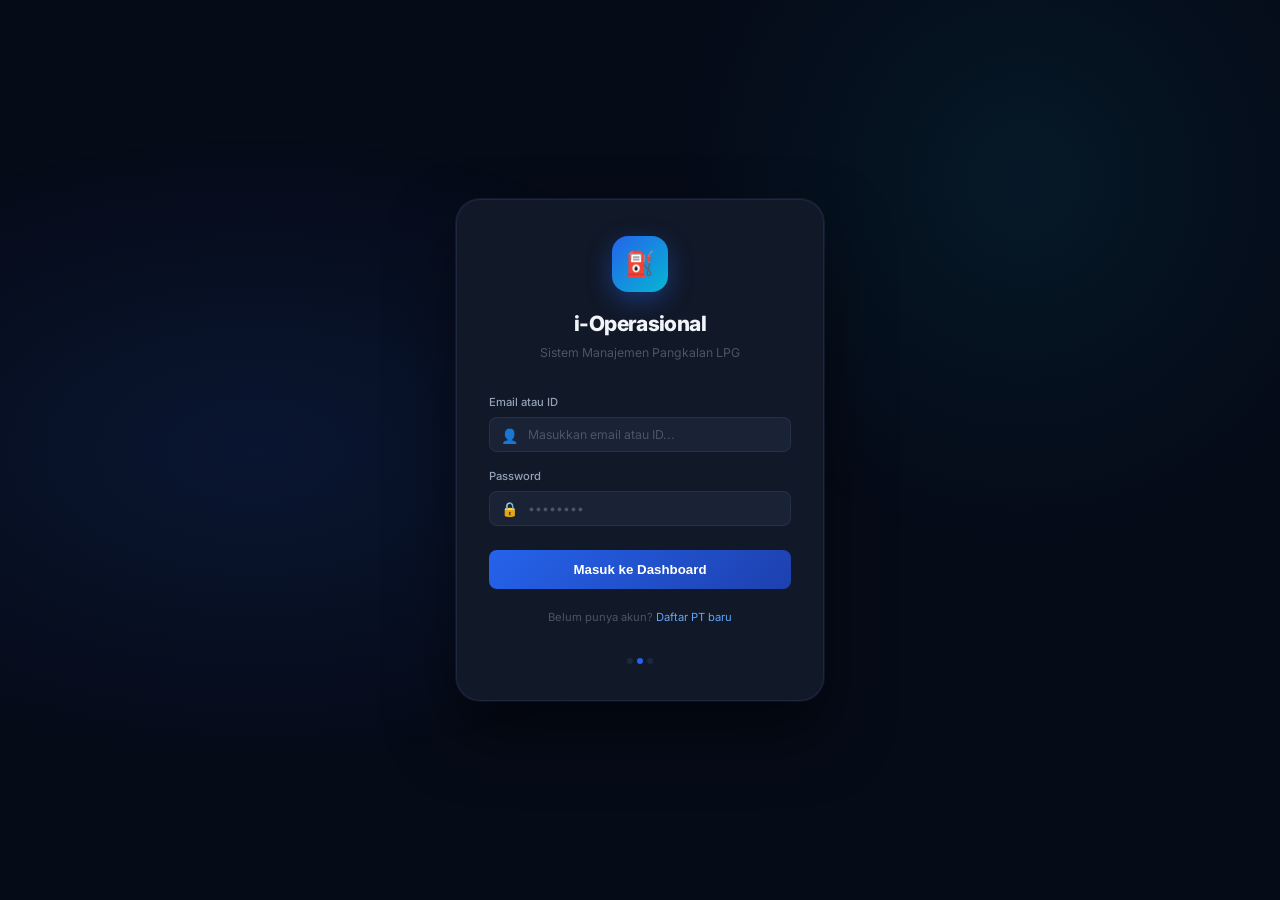
<file: index.html>
<!DOCTYPE html>
<html lang="id">
<head>
  <meta charset="UTF-8">
  <meta name="viewport" content="width=device-width, initial-scale=1.0">
  <title>Form Bukti TF — i-Operasional</title>
  <link rel="stylesheet" href="style.css">
  <style>
    .form-page { max-width: 560px; margin: 0 auto; }

    .form-card {
      background: var(--bg-card);
      border: 1px solid var(--border);
      border-radius: var(--radius-xl);
      padding: 28px;
      box-shadow: var(--shadow-card);
    }

    .file-area {
      border: 1px dashed var(--border);
      border-radius: var(--radius-md);
      padding: 20px;
      background: var(--bg-elevated);
      margin-top: 6px;
    }

    .file-btns { display: flex; gap: 8px; flex-wrap: wrap; }

    .preview-img {
      width: 100%;
      max-height: 180px;
      object-fit: cover;
      border-radius: var(--radius-sm);
      border: 1px solid var(--border);
      margin-top: 10px;
      display: none;
    }

    .payment-badge {
      display: inline-flex;
      align-items: center;
      gap: 6px;
      padding: 6px 12px;
      border-radius: 99px;
      font-size: 0.8rem;
      font-weight: 600;
      cursor: pointer;
      border: 1px solid var(--border);
      background: var(--bg-elevated);
      color: var(--text-secondary);
      transition: var(--transition);
    }

    .payment-badge.selected {
      background: var(--accent-soft);
      border-color: rgba(37,99,235,0.4);
      color: #60A5FA;
    }

    .modal-success {
      text-align: center;
    }

    .success-icon {
      font-size: 48px;
      margin-bottom: 12px;
    }

    .app-layout { display: flex; min-height: 100vh; }
  </style>
</head>
<body>
  <div class="app-layout">
    <div id="sidebar-placeholder"></div>
    <div class="sidebar-backdrop" id="sidebar-backdrop"></div>

    <div class="main-content">
      <div class="topbar">
        <div class="flex" style="align-items:center;gap:12px">
          <button class="hamburger" id="hamburger">☰</button>
          <span class="topbar-title">Form Bukti TF Pangkalan</span>
        </div>
        <div class="flex" style="gap:8px;align-items:center">
          <span style="font-size:0.8rem;color:var(--text-muted)" id="pt-name-top"></span>
        </div>
      </div>

      <div class="page-content">
        <div class="form-page">
          <div class="form-card">
            <div class="card-header">
              <div>
                <div class="card-title">Form Transaksi</div>
                <div style="font-size:0.8rem;color:var(--text-muted);margin-top:2px" id="pt-name-form">—</div>
              </div>
              <span class="badge badge-blue">Baru</span>
            </div>

            <!-- Keterangan Pembayaran -->
            <div class="form-group">
              <label class="form-label">Keterangan Pembayaran</label>
              <select id="nama" class="form-control">
                <option value="">Memuat...</option>
              </select>
            </div>

            <!-- Nama Pangkalan -->
            <div class="form-group">
              <label class="form-label">Nama Pangkalan</label>
              <input list="uraianList" id="uraian" class="form-control" placeholder="Ketik nama pangkalan..." required>
              <datalist id="uraianList"></datalist>
            </div>

            <!-- Nama PT (auto) -->
            <div class="form-group">
              <label class="form-label">Nama PT</label>
              <input type="text" id="pos" readonly class="form-control" placeholder="Otomatis terisi...">
            </div>

            <!-- Nominal -->
            <div class="form-group">
              <label class="form-label">Nominal Pembayaran (Rp)</label>
              <input type="text" id="nominal" class="form-control" placeholder="0" required>
            </div>

            <!-- Foto Nota -->
            <div class="form-group">
              <label class="form-label">Foto Nota</label>
              <div class="file-area">
                <div class="file-btns">
                  <label for="fotoUpload" class="btn btn-secondary btn-sm" style="cursor:pointer">📁 Galeri</label>
                  <label for="fotoCamera" class="btn btn-secondary btn-sm" style="cursor:pointer">📷 Kamera</label>
                </div>
                <input type="file" accept="image/*" id="fotoUpload">
                <input type="file" accept="image/*" capture="environment" id="fotoCamera">
                <img id="previewNota" class="preview-img">
              </div>
            </div>

            <!-- Metode Pembayaran -->
            <div class="form-group">
              <label class="form-label">Metode Pembayaran</label>
              <div class="flex gap-2" style="flex-wrap:wrap;margin-top:6px">
                <label class="payment-badge selected" id="badge-transfer">
                  <input type="radio" name="pembayaran" value="Transfer" checked style="display:none">
                  💳 Transfer
                </label>
                <label class="payment-badge" id="badge-cash">
                  <input type="radio" name="pembayaran" value="Cash" style="display:none">
                  💵 Cash
                </label>
              </div>
            </div>

            <!-- Bukti Cash (conditional) -->
            <div id="buktiCashContainer" style="display:none" class="form-group">
              <label class="form-label">Bukti Serah Terima Cash</label>
              <div class="file-area">
                <label for="buktiCash" class="btn btn-secondary btn-sm" style="cursor:pointer">📎 Upload Bukti</label>
                <input type="file" accept="image/*" id="buktiCash">
                <img id="previewBukti" class="preview-img">
              </div>
            </div>

            <button id="submitBtn" class="btn btn-primary w-full btn-lg" style="margin-top:8px" onclick="submitForm()">
              Kirim Transaksi
            </button>
          </div>
        </div>
      </div>
    </div>
  </div>

  <!-- Modal Sukses -->
  <div class="modal-overlay" id="modalOverlay">
    <div class="modal modal-success">
      <div class="success-icon">✅</div>
      <div style="font-size:1.2rem;font-weight:700;color:var(--text-primary);margin-bottom:8px">Transaksi Berhasil!</div>
      <div style="font-size:0.875rem;color:var(--text-muted);margin-bottom:20px">Data telah disimpan ke sistem.</div>
      <button class="btn btn-primary w-full" onclick="closeModal()">Tutup</button>
    </div>
  </div>

  <div id="toast-container" class="toast-container"></div>

  <script src="config.js"></script>
  <script src="app.js"></script>
  <script src="sidebar.js"></script>
  <script>
    if (localStorage.getItem('loggedIn') !== 'true') window.location.href = 'login.html';

    document.getElementById('pt-name-form').textContent = localStorage.getItem('nama_pt') || '';
    document.getElementById('pt-name-top').textContent = localStorage.getItem('nama_pt') || '';
    document.getElementById('sidebar-placeholder').outerHTML = buildSidebar();

    const id_spreadsheet = localStorage.getItem('id_spreadsheet');
    const SUBMIT_URL = API_ENDPOINT + '?id_spreadsheet=' + id_spreadsheet;

    // Load dropdown nama
    fetch(getAPIUrl('nama')).then(r => r.json()).then(data => {
      const sel = document.getElementById('nama');
      sel.innerHTML = '';
      data.forEach(n => {
        const o = document.createElement('option');
        o.value = o.textContent = n;
        sel.appendChild(o);
      });
    });

    // Load pangkalan
    let uraianMap = {};
    fetch(getAPIUrl('pos')).then(r => r.json()).then(data => {
      data.forEach(row => {
        uraianMap[row.uraian] = row.pos;
        const o = document.createElement('option');
        o.value = row.uraian;
        document.getElementById('uraianList').appendChild(o);
      });
    });

    document.getElementById('uraian').addEventListener('input', () => {
      document.getElementById('pos').value = uraianMap[document.getElementById('uraian').value] || '';
    });

    // Payment method toggle
    document.querySelectorAll('input[name="pembayaran"]').forEach(radio => {
      radio.addEventListener('change', () => {
        document.querySelectorAll('.payment-badge').forEach(b => b.classList.remove('selected'));
        radio.parentElement.classList.add('selected');
        document.getElementById('buktiCashContainer').style.display = radio.value === 'Cash' ? 'block' : 'none';
      });
    });

    // Image preview
    ['fotoUpload','fotoCamera'].forEach(id => {
      document.getElementById(id).addEventListener('change', function() {
        if (this.files[0]) {
          document.getElementById('previewNota').src = URL.createObjectURL(this.files[0]);
          document.getElementById('previewNota').style.display = 'block';
        }
      });
    });

    document.getElementById('buktiCash').addEventListener('change', function() {
      if (this.files[0]) {
        document.getElementById('previewBukti').src = URL.createObjectURL(this.files[0]);
        document.getElementById('previewBukti').style.display = 'block';
      }
    });

    initNominalInput('nominal');

    async function submitForm() {
      const nama = document.getElementById('nama').value;
      const uraian = document.getElementById('uraian').value;
      const pos = document.getElementById('pos').value;
      const nominal = document.getElementById('nominal').value.replace(/\D/g,'');
      const pembayaranEl = document.querySelector('input[name="pembayaran"]:checked');
      const pembayaranVal = pembayaranEl ? pembayaranEl.value : 'Transfer';

      const fotoFile = document.getElementById('fotoUpload').files[0] || document.getElementById('fotoCamera').files[0];
      if (!fotoFile) { showToast('Foto nota wajib diunggah.', 'error'); return; }

      const buktiFile = pembayaranVal === 'Cash' ? document.getElementById('buktiCash').files[0] : null;
      if (pembayaranVal === 'Cash' && !buktiFile) { showToast('Bukti cash wajib diunggah.', 'error'); return; }

      const toBase64 = file => new Promise((res, rej) => {
        const reader = new FileReader();
        reader.onload = () => res(reader.result.split(',')[1]);
        reader.onerror = rej;
        reader.readAsDataURL(file);
      });

      const btn = document.getElementById('submitBtn');
      btn.disabled = true;
      btn.textContent = 'Mengirim...';
      showSpinner('Mengirim transaksi...');

      try {
        const fotoNotaBase64 = await toBase64(fotoFile);
        const fotoBuktiBase64 = buktiFile ? await toBase64(buktiFile) : '';

        const payload = {
          action: 'addTransaksi', sheet: 'Transaksi',
          payload: { nama, uraian, pos, nominal, pembayaran: pembayaranVal, fotoNota: fotoNotaBase64, fotoBukti: fotoBuktiBase64 }
        };

        const res = await fetch(SUBMIT_URL + '&action=addTransaksi', {
          method: 'POST',
          headers: { 'Content-Type': 'text/plain' },
          body: JSON.stringify(payload)
        });

        const result = await res.json();
        hideSpinner();

        if (result.status === 'success') {
          document.getElementById('uraian').value = '';
          document.getElementById('pos').value = '';
          document.getElementById('nominal').value = '';
          document.getElementById('previewNota').style.display = 'none';
          document.getElementById('previewBukti').style.display = 'none';
          document.getElementById('modalOverlay').classList.add('show');
        } else {
          showToast('Gagal: ' + result.message, 'error');
        }
      } catch (err) {
        hideSpinner();
        showToast('Error koneksi: ' + err.message, 'error');
      }

      btn.disabled = false;
      btn.textContent = 'Kirim Transaksi';
    }

    function closeModal() {
      document.getElementById('modalOverlay').classList.remove('show');
    }

    // Sidebar mobile
    document.getElementById('hamburger').addEventListener('click', () => {
      document.getElementById('sidebar').classList.toggle('open');
      document.getElementById('sidebar-backdrop').classList.toggle('show');
    });
    document.getElementById('sidebar-backdrop').addEventListener('click', () => {
      document.getElementById('sidebar').classList.remove('open');
      document.getElementById('sidebar-backdrop').classList.remove('show');
    });

    startAutoLogout(60);
  </script>
</body>
</html>
</file>
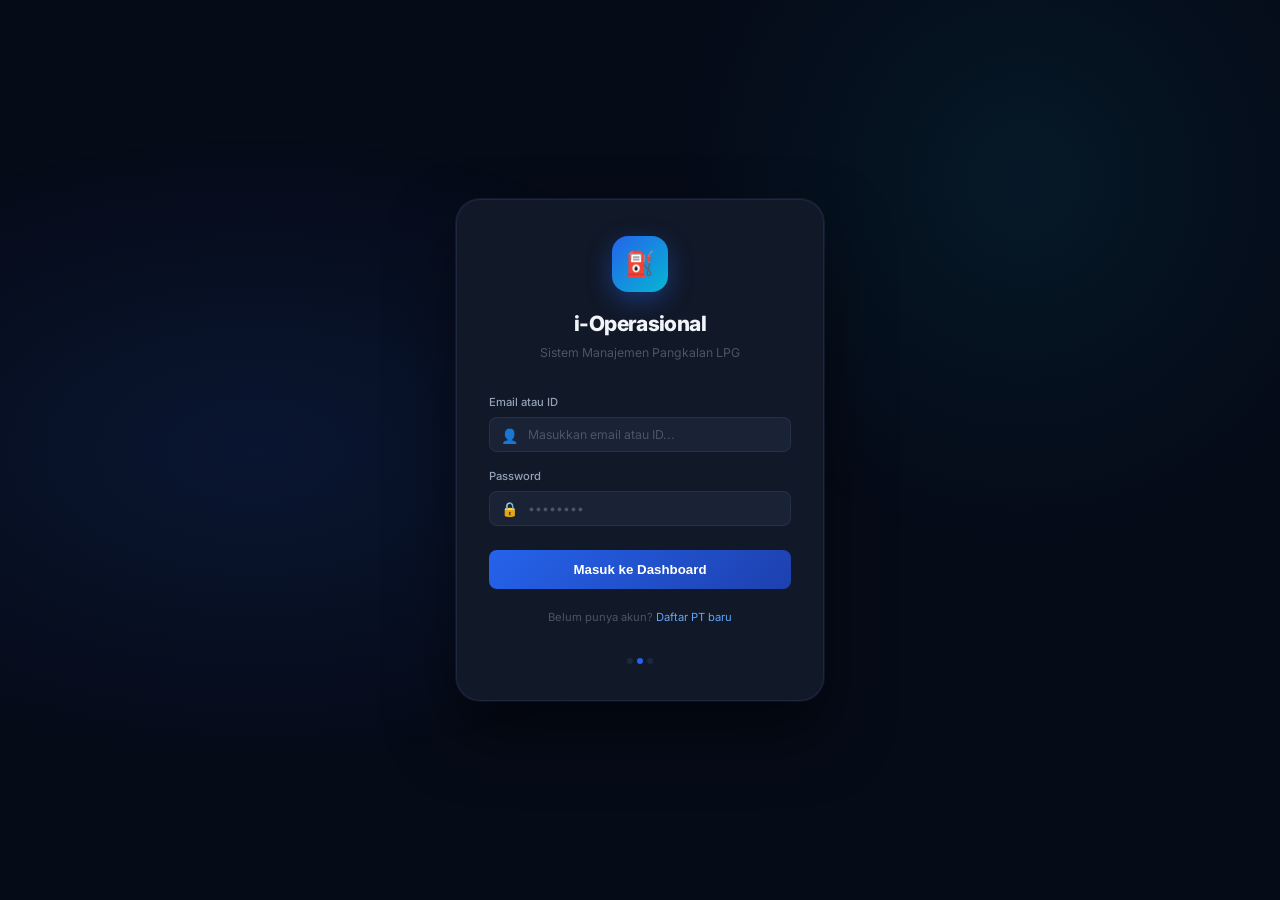
<file: brimola.html>
<!DOCTYPE html>
<html lang="id">
<head>
  <meta charset="UTF-8">
  <meta name="viewport" content="width=device-width, initial-scale=1.0">
  <title>Brimola — i-Operasional</title>
  <link rel="stylesheet" href="style.css">
  <style>
    .app-layout { display: flex; min-height: 100vh; }
    .info-box {
      background: var(--accent-soft);
      border: 1px solid rgba(37,99,235,0.2);
      border-radius: var(--radius-sm);
      padding: 10px 14px;
      font-size: 0.85rem;
      color: #60A5FA;
      margin-top: 8px;
      display: none;
    }
    .info-box.show { display: block; }
  </style>
</head>
<body>
  <div class="app-layout">
    <div id="sidebar-placeholder"></div>
    <div class="sidebar-backdrop" id="sidebar-backdrop"></div>

    <div class="main-content">
      <div class="topbar">
        <div class="flex" style="align-items:center;gap:12px">
          <button class="hamburger" id="hamburger">☰</button>
          <span class="topbar-title">Brimola Agen &amp; Pangkalan</span>
        </div>
        <span style="font-size:0.8rem;color:var(--text-muted)" id="pt-name-top"></span>
      </div>

      <div class="page-content">
        <!-- Input Form -->
        <div class="card mb-4">
          <div class="card-header">
            <div class="card-title">Tambah Data Brimola</div>
          </div>
          <div class="form-grid">
            <div class="form-group" style="margin:0">
              <label class="form-label">Nama Pangkalan</label>
              <input list="uraianList" id="uraianInput" class="form-control" placeholder="Ketik pangkalan...">
              <datalist id="uraianList"></datalist>
              <div class="info-box" id="infoBrimola"></div>
            </div>
            <div class="form-group" style="margin:0">
              <label class="form-label">Nama PT</label>
              <input type="text" id="posInput" readonly class="form-control" placeholder="Otomatis...">
            </div>
            <div class="form-group" style="margin:0">
              <label class="form-label">Kode Briva</label>
              <input id="kodeBrivaInput" class="form-control" placeholder="Nomor Briva...">
            </div>
            <div class="form-group" style="margin:0">
              <label class="form-label">Tanggal (kosong = Pangkalan)</label>
              <input type="date" id="tanggalInput" class="form-control">
            </div>
            <div class="form-group" style="margin:0">
              <label class="form-label">Brimola Oleh</label>
              <input id="brimolaOlehInput" readonly class="form-control" value="PANGKALAN">
            </div>
          </div>
          <div style="margin-top:12px">
            <button class="btn btn-primary" onclick="tambahBrimola()">+ Tambah</button>
          </div>
        </div>

        <!-- Filter + Table -->
        <div class="card">
          <div class="card-header">
            <div class="card-title">Data Brimola</div>
            <div style="display:flex;gap:8px;align-items:center">
              <input type="text" id="filterPangkalan" class="form-control" placeholder="🔍 Filter pangkalan..." style="width:200px">
              <span id="count-badge" class="badge badge-blue">0 data</span>
            </div>
          </div>
          <div class="table-wrap">
            <table class="table">
              <thead>
                <tr>
                  <th>#</th>
                  <th>Nama Pangkalan</th>
                  <th>Nama PT</th>
                  <th>Kode Briva</th>
                  <th>Tanggal</th>
                  <th>Brimola Oleh</th>
                  <th>Aksi</th>
                </tr>
              </thead>
              <tbody id="tableBody">
                <tr><td colspan="7" style="text-align:center;padding:32px;color:var(--text-muted)">Memuat...</td></tr>
              </tbody>
            </table>
          </div>
        </div>
      </div>
    </div>
  </div>

  <div id="toast-container" class="toast-container"></div>
  <script src="config.js"></script>
  <script src="app.js"></script>
  <script src="sidebar.js"></script>
  <script>
    if (!localStorage.getItem('id_spreadsheet') || localStorage.getItem('loggedIn') !== 'true') window.location.href = 'login.html';
    document.getElementById('pt-name-top').textContent = localStorage.getItem('nama_pt') || '';
    document.getElementById('sidebar-placeholder').outerHTML = buildSidebar();

    let dataPOS = [], uraianMap = {}, dbPangkalan = {};

    // Load pos mapping
    fetch(getAPIUrl('pos')).then(r => r.json()).then(data => {
      data.forEach(row => {
        uraianMap[row.uraian] = row.pos;
        document.getElementById('uraianList').appendChild(new Option(row.uraian, row.uraian));
      });
    });

    // Load db_pangkalan for Brimola info
    fetch(getAPIUrl('db_pangkalan')).then(r => r.json()).then(data => {
      data.forEach(row => { dbPangkalan[row.uraian] = { id: row.id_brimola, password: row.password }; });
    });

    document.getElementById('uraianInput').addEventListener('input', () => {
      const nama = document.getElementById('uraianInput').value;
      document.getElementById('posInput').value = uraianMap[nama] || '';
      const info = document.getElementById('infoBrimola');
      if (dbPangkalan[nama]) {
        info.innerHTML = `🔑 ID Brimola: <strong>${dbPangkalan[nama].id}</strong> &nbsp;|&nbsp; Password: <strong>${dbPangkalan[nama].password}</strong>`;
        info.classList.add('show');
      } else {
        info.classList.remove('show');
      }
    });

    document.getElementById('tanggalInput').addEventListener('change', () => {
      const val = document.getElementById('tanggalInput').value;
      document.getElementById('brimolaOlehInput').value = val ? 'AGEN' : 'PANGKALAN';
    });

    function loadPOS(filter = '') {
      showSpinner('Memuat data...');
      fetch(getAPIUrl('Brimola_Agen')).then(r => r.json()).then(data => {
        dataPOS = data;
        const filtered = filter ? data.filter(d => d.uraian.toLowerCase().includes(filter.toLowerCase())) : data;
        document.getElementById('count-badge').textContent = filtered.length + ' data';
        const tbody = document.getElementById('tableBody');
        if (!filtered.length) {
          tbody.innerHTML = '<tr><td colspan="7" style="text-align:center;padding:32px;color:var(--text-muted)">Tidak ada data.</td></tr>';
        } else {
          tbody.innerHTML = filtered.map((item, i) => `
            <tr>
              <td style="color:var(--text-muted)">${i+1}</td>
              <td>${item.uraian}</td>
              <td>${item.pos}</td>
              <td><span class="badge badge-blue">${item.doyangdimiliki||'-'}</span></td>
              <td>${formatTanggal(item.hargarefill)}</td>
              <td><span class="badge ${item.hargabagihasil==='AGEN' ? 'badge-green' : 'badge-yellow'}">${item.hargabagihasil||'-'}</span></td>
              <td>
                <div class="flex gap-2">
                  <button class="btn btn-warning btn-sm" onclick="editPos(${data.indexOf(item)})">✏️</button>
                  <button class="btn btn-danger btn-sm" onclick="hapusPos(${data.indexOf(item)+2})">🗑️</button>
                </div>
              </td>
            </tr>`).join('');
        }
        hideSpinner();
      }).catch(err => { hideSpinner(); showToast('Gagal: ' + err.message, 'error'); });
    }

    document.getElementById('filterPangkalan').addEventListener('input', e => loadPOS(e.target.value));

    function tambahBrimola() {
      const pos = document.getElementById('posInput').value.trim().toUpperCase();
      const uraian = document.getElementById('uraianInput').value.trim().toUpperCase();
      const kode = document.getElementById('kodeBrivaInput').value.trim();
      const tgl = document.getElementById('tanggalInput').value;
      const brimolaOleh = tgl ? 'AGEN' : 'PANGKALAN';
      let tanggal = '-';
      if (tgl) {
        const d = new Date(tgl);
        tanggal = `${String(d.getDate()).padStart(2,'0')}/${String(d.getMonth()+1).padStart(2,'0')}/${d.getFullYear()}`;
      }

      if (!uraian || !pos) { showToast('Nama Pangkalan dan PT wajib diisi.', 'warning'); return; }

      showSpinner('Menyimpan...');
      fetch(getAPIUrl('add'), {
        method: 'POST',
        body: JSON.stringify({ sheet: 'Brimola_Agen', action: 'add', payload: { values: [pos, uraian, kode, tanggal, brimolaOleh] } })
      }).then(r => r.json()).then(() => {
        hideSpinner();
        ['uraianInput','posInput','kodeBrivaInput','tanggalInput'].forEach(id => document.getElementById(id).value = '');
        document.getElementById('brimolaOlehInput').value = 'PANGKALAN';
        document.getElementById('infoBrimola').classList.remove('show');
        showToast('Berhasil ditambah!', 'success');
        loadPOS(document.getElementById('filterPangkalan').value);
      }).catch(err => { hideSpinner(); showToast('Gagal: ' + err.message, 'error'); });
    }

    function editPos(index) {
      const c = dataPOS[index];
      const nU = prompt('Edit Nama Pangkalan:', c.uraian); if (nU === null) return;
      const nP = prompt('Edit Nama PT:', c.pos); if (nP === null) return;
      const nK = prompt('Edit Kode Briva:', c.doyangdimiliki); if (nK === null) return;
      const nT = prompt('Edit Tanggal (dd/mm/yyyy atau \'-\'):', c.hargarefill); if (nT === null) return;
      const nB = nT !== '-' ? 'AGEN' : 'PANGKALAN';

      showSpinner('Menyimpan...');
      fetch(getAPIUrl('edit'), {
        method: 'POST',
        body: JSON.stringify({ sheet: 'Brimola_Agen', action: 'edit', payload: { row: index+2, values: [nP.trim().toUpperCase(), nU.trim().toUpperCase(), nK, nT, nB] } })
      }).then(r => r.json()).then(() => { hideSpinner(); showToast('Diperbarui!', 'success'); loadPOS(document.getElementById('filterPangkalan').value); })
      .catch(err => { hideSpinner(); showToast('Gagal: ' + err.message, 'error'); });
    }

    function hapusPos(row) {
      if (!confirm('Hapus baris ini?')) return;
      showSpinner('Menghapus...');
      fetch(getAPIUrl('delete'), { method: 'POST', body: JSON.stringify({ sheet: 'Brimola_Agen', action: 'delete', payload: { row } }) })
        .then(r => r.json()).then(() => { hideSpinner(); showToast('Dihapus!', 'success'); loadPOS(document.getElementById('filterPangkalan').value); })
        .catch(err => { hideSpinner(); showToast('Gagal: ' + err.message, 'error'); });
    }

    document.getElementById('hamburger').addEventListener('click', () => { document.getElementById('sidebar').classList.toggle('open'); document.getElementById('sidebar-backdrop').classList.toggle('show'); });
    document.getElementById('sidebar-backdrop').addEventListener('click', () => { document.getElementById('sidebar').classList.remove('open'); document.getElementById('sidebar-backdrop').classList.remove('show'); });

    loadPOS(); startAutoLogout(60);
  </script>
</body>
</html>
</file>
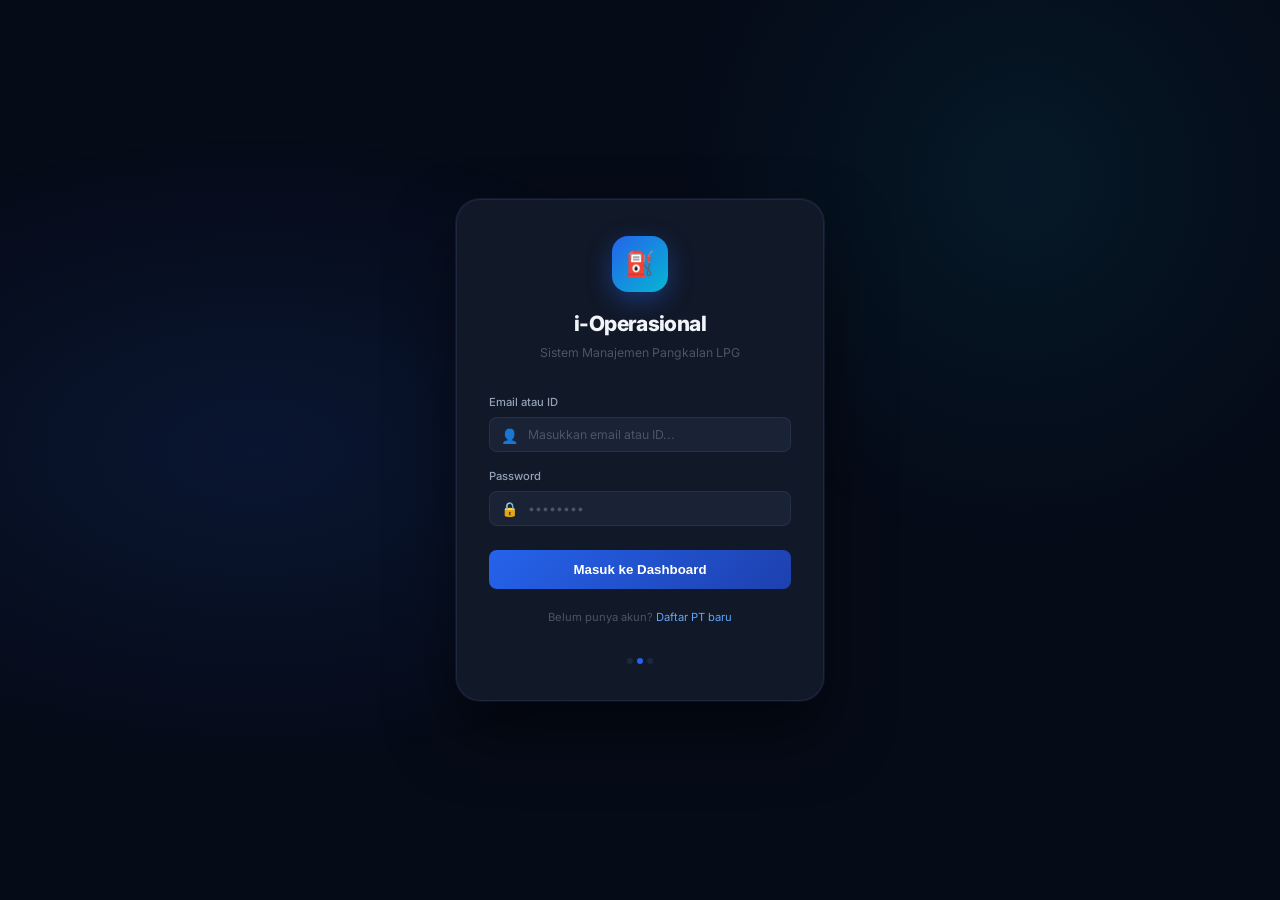
<file: Combowombo.html>
<!DOCTYPE html>
<html lang="id">
<head>
<meta charset="utf-8">
<meta name="viewport" content="width=device-width, initial-scale=1">
<title>Rekap SA &amp; Jadwal — i-Operasional</title>
<link rel="stylesheet" href="style.css">
<style>
  .app-layout { display: flex; min-height: 100vh; }

  /* Table special styles for this complex table */
  .combo-scroll {
    overflow: auto;
    max-height: 70vh;
    border-radius: var(--radius-md);
    border: 1px solid var(--border);
  }

  .combo-table {
    border-collapse: collapse;
    min-width: 100%;
    font-size: 12px;
  }

  .combo-table th, .combo-table td {
    border: 1px solid rgba(99,131,199,0.15);
    padding: 7px 9px;
    text-align: center;
    white-space: nowrap;
    color: var(--text-primary);
  }

  .combo-table thead tr:first-child th {
    position: sticky; top: 0; z-index: 30;
    background: #1A2745;
    color: #60A5FA;
    font-size: 0.7rem;
    font-weight: 600;
    text-transform: uppercase;
    letter-spacing: 0.04em;
  }

  .combo-table thead tr:nth-child(2) th {
    position: sticky; top: 33px; z-index: 29;
    background: #1A2745;
    color: var(--text-secondary);
    font-size: 0.7rem;
  }

  .combo-table tbody td:first-child,
  .combo-table thead th:first-child {
    position: sticky; left: 0;
    background: #0D1424;
    z-index: 4;
    font-weight: 500;
    text-align: left;
    border-right: 1px solid var(--border-glow);
  }

  .combo-table tbody td:nth-child(2),
  .combo-table thead th:nth-child(2) {
    position: sticky; left: 120px;
    background: #0D1424;
    z-index: 3;
    border-right: 1px solid var(--border);
  }

  .combo-table tbody tr:hover td { background: rgba(37,99,235,0.08); }
  .combo-table tbody tr:hover td:first-child,
  .combo-table tbody tr:hover td:nth-child(2) { background: #111827; }

  .row-total { background: rgba(37,99,235,0.15) !important; font-weight: 700; }
  .row-total td:first-child, .row-total td:nth-child(2) { background: #111827 !important; color: #60A5FA !important; }

  .row-spbe { background: rgba(245,158,11,0.08) !important; }
  .row-spbe td:first-child, .row-spbe td:nth-child(2) { background: #111827 !important; color: var(--warning) !important; }

  .row-total-spbe { background: rgba(245,158,11,0.15) !important; font-weight: 700; }
  .row-total-spbe td { color: var(--warning) !important; }
  .row-total-spbe td:first-child, .row-total-spbe td:nth-child(2) { background: #111827 !important; }

  .row-sisa { background: rgba(16,185,129,0.08) !important; font-weight: 700; }
  .row-sisa td { color: var(--success) !important; }
  .row-sisa td:first-child, .row-sisa td:nth-child(2) { background: #111827 !important; }

  .filter-tag {
    display: inline-flex; align-items: center; gap: 6px;
    padding: 4px 10px;
    background: var(--accent-soft);
    border: 1px solid rgba(37,99,235,0.25);
    border-radius: 99px;
    font-size: 0.75rem;
    color: #60A5FA;
    cursor: pointer;
    transition: var(--transition);
  }
  .filter-tag.selected { background: var(--accent); color: #fff; border-color: var(--accent); }

  .multi-select-wrap {
    background: var(--bg-elevated);
    border: 1px solid var(--border);
    border-radius: var(--radius-md);
    padding: 10px;
    max-height: 120px;
    overflow-y: auto;
    display: flex;
    flex-wrap: wrap;
    gap: 6px;
  }
</style>
</head>
<body>
<div class="app-layout">
  <div id="sidebar-placeholder"></div>
  <div class="sidebar-backdrop" id="sidebar-backdrop"></div>

  <div class="main-content">
    <div class="topbar">
      <div class="flex" style="align-items:center;gap:12px">
        <button class="hamburger" id="hamburger">☰</button>
        <span class="topbar-title">💻 Rekap SA Sim3lon &amp; Jadwal Harian</span>
      </div>
      <span style="font-size:0.8rem;color:var(--text-muted)" id="pt-name-top"></span>
    </div>

    <div class="page-content">
      <!-- Filter -->
      <div class="card mb-4">
        <div class="card-header">
          <div class="card-title">Filter Rekap</div>
        </div>
        <div class="form-grid" style="grid-template-columns:1fr 1fr auto;gap:12px;align-items:end;margin-bottom:16px">
          <div class="form-group" style="margin:0">
            <label class="form-label">Bulan</label>
            <select id="month" class="form-control">
              <option value="1">Januari</option><option value="2">Februari</option>
              <option value="3">Maret</option><option value="4">April</option>
              <option value="5">Mei</option><option value="6">Juni</option>
              <option value="7">Juli</option><option value="8">Agustus</option>
              <option value="9">September</option><option value="10">Oktober</option>
              <option value="11">November</option><option value="12">Desember</option>
            </select>
          </div>
          <div class="form-group" style="margin:0">
            <label class="form-label">Tahun</label>
            <select id="year" class="form-control"></select>
          </div>
          <button onclick="loadRekap()" class="btn btn-primary" style="height:38px">🔍 Tampilkan</button>
        </div>

        <div style="display:grid;grid-template-columns:1fr 1fr;gap:12px">
          <div>
            <label class="form-label" style="margin-bottom:6px">Filter Pangkalan</label>
            <div class="multi-select-wrap" id="filterPangkalanWrap">
              <span style="color:var(--text-muted);font-size:0.8rem">Muat rekap dulu...</span>
            </div>
          </div>
          <div>
            <label class="form-label" style="margin-bottom:6px">Filter PT</label>
            <div class="multi-select-wrap" id="filterPTWrap">
              <span style="color:var(--text-muted);font-size:0.8rem">Muat rekap dulu...</span>
            </div>
          </div>
        </div>
        <div style="margin-top:10px">
          <button class="btn btn-secondary btn-sm" onclick="applyFilter()">Terapkan Filter</button>
        </div>
      </div>

      <!-- Table -->
      <div class="card">
        <div class="card-header">
          <div class="card-title">Data SA, Jadwal &amp; Pengiriman</div>
          <span class="badge badge-blue" id="legend-badge">SA 📅 · JH 📃 · P 🚚</span>
        </div>
        <div class="combo-scroll" id="tabel-container">
          <div style="text-align:center;padding:48px;color:var(--text-muted)">Pilih bulan &amp; tahun lalu klik Tampilkan.</div>
        </div>
      </div>
    </div>
  </div>
</div>

<div id="toast-container" class="toast-container"></div>
<script src="config.js"></script>
<script src="app.js"></script>
<script src="sidebar.js"></script>
<script>
  if (localStorage.getItem('loggedIn') !== 'true' || !localStorage.getItem('id_spreadsheet')) window.location.href = 'login.html';
  document.getElementById('pt-name-top').textContent = localStorage.getItem('nama_pt') || '';
  document.getElementById('sidebar-placeholder').outerHTML = buildSidebar();

  const endpoint = 'https://script.google.com/macros/s/AKfycbzZRnFI4CEjuie8_32Zusj2H8QbsVKROTrB1dIaZ_kuy1KxWGXZxZFHUHwMKjPfGPThWw/exec';

  // Year options
  const yearSel = document.getElementById('year');
  const now = new Date();
  for (let y = now.getFullYear()-2; y <= now.getFullYear()+1; y++) {
    const o = new Option(y, y);
    if (y === now.getFullYear()) o.selected = true;
    yearSel.appendChild(o);
  }
  document.getElementById('month').value = now.getMonth() + 1;

  let lastInfo = null;
  let selectedPangkalan = new Set(['ALL']);
  let selectedPT = new Set(['ALL']);

  function buildTagsForWrap(wrapId, items, selectedSet, key) {
    const wrap = document.getElementById(wrapId);
    wrap.innerHTML = '';
    // ALL tag
    const allTag = document.createElement('span');
    allTag.className = 'filter-tag' + (selectedSet.has('ALL') ? ' selected' : '');
    allTag.textContent = '— Semua —';
    allTag.onclick = () => {
      selectedSet.clear(); selectedSet.add('ALL');
      buildTagsForWrap(wrapId, items, selectedSet, key);
    };
    wrap.appendChild(allTag);

    items.forEach(item => {
      const tag = document.createElement('span');
      tag.className = 'filter-tag' + (selectedSet.has(item) ? ' selected' : '');
      tag.textContent = item;
      tag.onclick = () => {
        selectedSet.delete('ALL');
        if (selectedSet.has(item)) selectedSet.delete(item);
        else selectedSet.add(item);
        if (selectedSet.size === 0) selectedSet.add('ALL');
        buildTagsForWrap(wrapId, items, selectedSet, key);
      };
      wrap.appendChild(tag);
    });
  }

  function applyFilter() {
    if (!lastInfo) { showToast('Muat rekap dulu.', 'warning'); return; }
    renderTable(lastInfo);
  }

  function loadRekap() {
    const month = document.getElementById('month').value;
    const year = document.getElementById('year').value;
    showSpinner('Memuat data rekap...');
    document.getElementById('tabel-container').innerHTML = '<div style="text-align:center;padding:32px;color:#60A5FA">Mengambil data...</div>';

    const cbName = 'renderTableJSONP_' + Date.now();
    window[cbName] = json => {
      hideSpinner();
      if (json.status !== 'ok') {
        showToast(json.message || 'Gagal mengambil data.', 'error');
        document.getElementById('tabel-container').innerHTML = '<div style="text-align:center;padding:32px;color:var(--danger)">Gagal mengambil data.</div>';
        return;
      }
      lastInfo = json.info;
      // Populate filters
      const data = json.info.result || [];
      const pangSet = new Set(), ptSet = new Set();
      data.forEach(r => { pangSet.add(r.namaPangkalan); ptSet.add(r.namaPT); });
      selectedPangkalan = new Set(['ALL']);
      selectedPT = new Set(['ALL']);
      buildTagsForWrap('filterPangkalanWrap', [...pangSet], selectedPangkalan, 'pangkalan');
      buildTagsForWrap('filterPTWrap', [...ptSet], selectedPT, 'pt');
      renderTable(json.info);
      delete window[cbName]; script.remove();
    };

    const script = document.createElement('script');
    script.src = `${endpoint}?action=getRekapGabungan&month=${month}&year=${year}&callback=${cbName}`;
    script.onerror = () => { hideSpinner(); showToast('Gagal koneksi.', 'error'); script.remove(); };
    document.body.appendChild(script);
  }

  function renderTable(info) {
    const container = document.getElementById('tabel-container');
    const tanggalSet = info.tanggalSet || [];
    let data = (info.result || []).filter(r => selectedPangkalan.has('ALL') || selectedPangkalan.has(r.namaPangkalan));
    data = data.filter(r => selectedPT.has('ALL') || selectedPT.has(r.namaPT));
    let spbeData = (info.spbe || []).filter(sp => selectedPT.has('ALL') || selectedPT.has(sp.namaPT));
    spbeData = spbeData.filter(sp => tanggalSet.some(tgl => Number(sp.data[tgl]||0) > 0));

    if (!tanggalSet.length || (!data.length && !spbeData.length)) {
      container.innerHTML = '<div style="text-align:center;padding:32px;color:var(--text-muted)">Tidak ada data untuk filter ini.</div>';
      return;
    }

    let html = `<table class="combo-table"><thead>
      <tr>
        <th rowspan="2">Nama Pangkalan</th>
        <th rowspan="2">Nama PT</th>
        ${tanggalSet.map(tgl => `<th colspan="3">${tgl}</th>`).join('')}
      </tr>
      <tr>
        ${tanggalSet.map(() => `<th>SA 📅</th><th>JH 📃</th><th>P 🚚</th>`).join('')}
      </tr>
    </thead><tbody>`;

    const totalPerTgl = {};
    tanggalSet.forEach(tgl => totalPerTgl[tgl] = {SA:0,JH:0,IS:0});

    data.forEach(row => {
      html += `<tr><td>${row.namaPangkalan}</td><td>${row.namaPT}</td>`;
      tanggalSet.forEach(tgl => {
        const isi = row.data[tgl] || {};
        const sa=isi.SA||0, jh=isi.JH||0, is=isi.IS||0;
        html += `<td>${sa||'-'}</td><td>${jh||'-'}</td><td>${is?`<strong>${is}</strong> 🚚`:'-'}</td>`;
        totalPerTgl[tgl].SA += Number(sa); totalPerTgl[tgl].JH += Number(jh); totalPerTgl[tgl].IS += Number(is);
      });
      html += `</tr>`;
    });

    // Total row
    html += `<tr class="row-total"><td colspan="2">TOTAL</td>`;
    tanggalSet.forEach(tgl => {
      const t = totalPerTgl[tgl];
      html += `<td>${t.SA}</td><td>${t.JH}</td><td>${t.IS||'-'}</td>`;
    });
    html += `</tr>`;

    if (spbeData.length) {
      const totalSPBE = {};
      tanggalSet.forEach(tgl => totalSPBE[tgl] = 0);

      spbeData.forEach(sp => {
        html += `<tr class="row-spbe"><td>${sp.namaSPBE}</td><td>${sp.namaPT||'-'}</td>`;
        tanggalSet.forEach(tgl => {
          const v = Number(sp.data[tgl]||0);
          totalSPBE[tgl] += v;
          html += `<td colspan="3">${v||'-'}</td>`;
        });
        html += `</tr>`;
      });

      html += `<tr class="row-total-spbe"><td colspan="2">TOTAL SPBE</td>`;
      tanggalSet.forEach(tgl => html += `<td colspan="3">${totalSPBE[tgl]||'-'}</td>`);
      html += `</tr>`;

      let sisaPrev = 0;
      html += `<tr class="row-sisa"><td colspan="2">SISA / STOK GUDANG</td>`;
      tanggalSet.forEach((tgl, i) => {
        const totalP = totalPerTgl[tgl].IS || 0;
        const masuk = totalSPBE[tgl] || 0;
        const sisa = i === 0 ? masuk - totalP : (sisaPrev + masuk) - totalP;
        sisaPrev = sisa;
        html += `<td colspan="3"><strong>${sisa}</strong></td>`;
      });
      html += `</tr>`;
    }

    html += `</tbody></table>`;
    container.innerHTML = html;
  }

  document.getElementById('hamburger').addEventListener('click', () => { document.getElementById('sidebar').classList.toggle('open'); document.getElementById('sidebar-backdrop').classList.toggle('show'); });
  document.getElementById('sidebar-backdrop').addEventListener('click', () => { document.getElementById('sidebar').classList.remove('open'); document.getElementById('sidebar-backdrop').classList.remove('show'); });

  startAutoLogout(60);
</script>
</body>
</html>
</file>
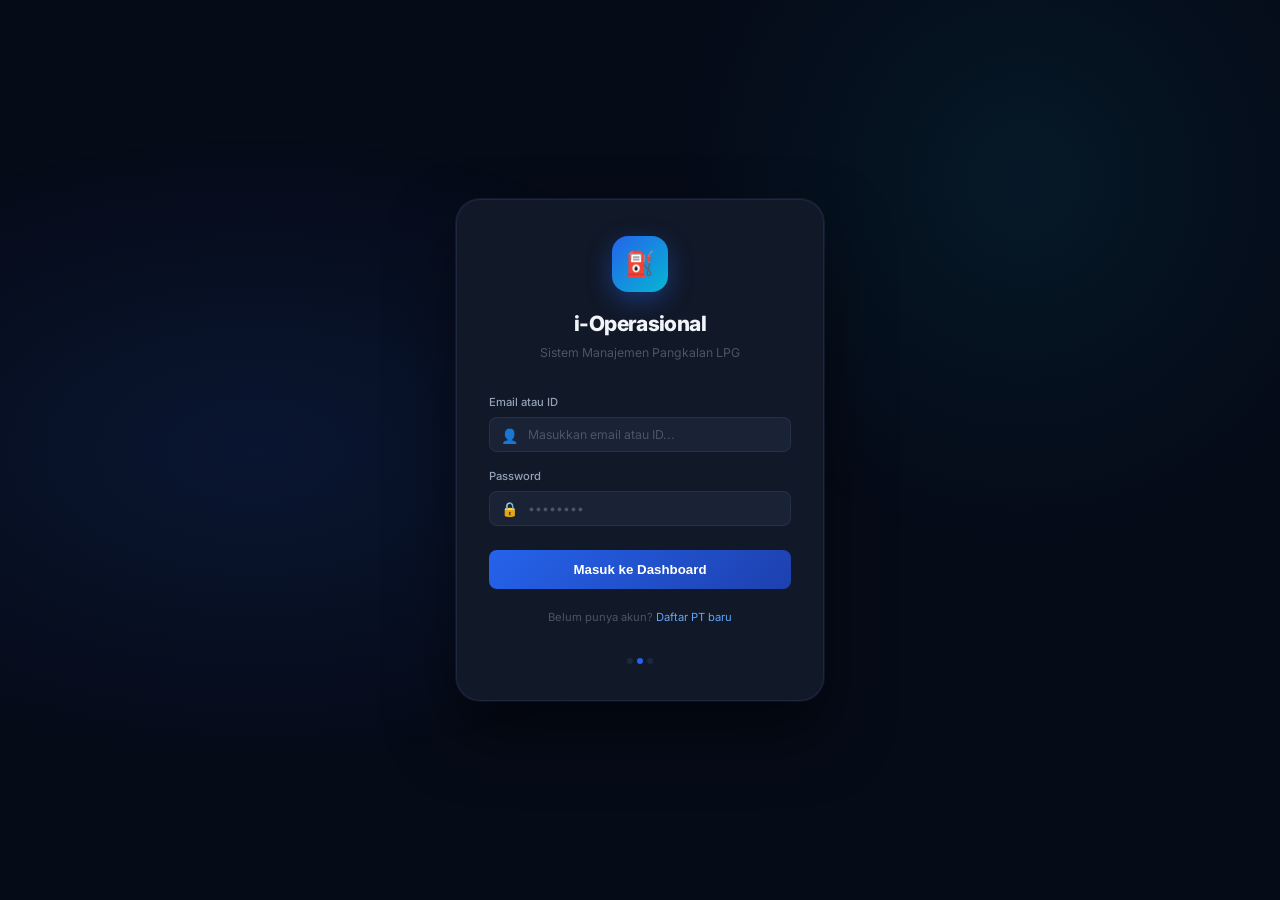
<file: dashboard.html>
<!DOCTYPE html>
<html lang="id">
<head>
  <meta charset="UTF-8">
  <meta name="viewport" content="width=device-width, initial-scale=1.0">
  <title>Dashboard — i-Operasional</title>
  <link rel="stylesheet" href="style.css">
  <style>
    .welcome-banner {
      background: linear-gradient(135deg, rgba(37,99,235,0.15), rgba(6,182,212,0.08));
      border: 1px solid rgba(37,99,235,0.2);
      border-radius: var(--radius-xl);
      padding: 28px 32px;
      margin-bottom: 28px;
      position: relative;
      overflow: hidden;
    }

    .welcome-banner::before {
      content: '⛽';
      position: absolute;
      right: 24px; top: 50%;
      transform: translateY(-50%);
      font-size: 64px;
      opacity: 0.08;
    }

    .welcome-title {
      font-size: 1.5rem;
      font-weight: 800;
      color: var(--text-primary);
      letter-spacing: -0.03em;
    }

    .welcome-sub {
      font-size: 0.875rem;
      color: var(--text-secondary);
      margin-top: 6px;
    }

    .section-title {
      font-size: 0.8rem;
      font-weight: 600;
      text-transform: uppercase;
      letter-spacing: 0.06em;
      color: var(--text-muted);
      margin: 24px 0 12px;
    }

    .quick-actions {
      display: flex;
      flex-wrap: wrap;
      gap: 10px;
      margin-top: 16px;
    }

    .external-link {
      display: flex;
      align-items: center;
      gap: 8px;
      padding: 10px 16px;
      background: var(--bg-elevated);
      border: 1px solid var(--border);
      border-radius: var(--radius-sm);
      color: var(--text-secondary);
      font-size: 0.85rem;
      text-decoration: none;
      transition: var(--transition);
    }

    .external-link:hover {
      border-color: var(--border-glow);
      color: var(--text-primary);
    }
  </style>
</head>
<body>
  <div class="app-layout">
    <!-- Sidebar placeholder, filled by JS -->
    <div id="sidebar-placeholder"></div>
    <div class="sidebar-backdrop" id="sidebar-backdrop"></div>

    <div class="main-content">
      <div class="topbar">
        <div class="flex" style="align-items:center;gap:12px">
          <button class="hamburger" id="hamburger">☰</button>
          <span class="topbar-title">Dashboard</span>
        </div>
        <div class="flex" style="align-items:center;gap:12px">
          <span style="font-size:0.8rem;color:var(--text-muted)" id="pt-name-top"></span>
          <button class="btn btn-danger btn-sm" onclick="logout()">Logout</button>
        </div>
      </div>

      <div class="page-content">
        <!-- Welcome Banner -->
        <div class="welcome-banner">
          <div class="welcome-title">Selamat datang, <span class="gradient-text" id="pt-display">—</span></div>
          <div class="welcome-sub">Sistem Manajemen Operasional Pangkalan LPG · i-Operasional</div>
          <div class="quick-actions">
            <a href="index.html" class="btn btn-primary"><span>📝</span> Form Bukti TF</a>
            <a href="masterrekapdata.html" class="btn btn-secondary"><span>🔑</span> Master Data</a>
            <a href="https://i-shipping.pages.dev/masterdataishiping.html" target="_blank" class="btn btn-secondary"><span>🚚</span> i-Shipping</a>
          </div>
        </div>

        <!-- Rekap & Laporan -->
        <div class="section-title">Rekap &amp; Laporan</div>
        <div class="feature-grid">
          <a href="rekapoperasional.html" class="feature-card">
            <div class="feature-icon">📊</div>
            <div class="feature-label">Rekap Operasional</div>
            <div class="feature-desc">Laporan harian & bulanan per pangkalan</div>
          </a>
          <a href="rekapkeseluruhan.html" class="feature-card">
            <div class="feature-icon">💾</div>
            <div class="feature-label">Rekap Global Operasional</div>
            <div class="feature-desc">Ringkasan semua pangkalan sekaligus</div>
          </a>
          <a href="Combowombo.html" class="feature-card">
            <div class="feature-icon">💻</div>
            <div class="feature-label">Rekap SA Sim3lon &amp; Jadwal</div>
            <div class="feature-desc">SA, jadwal harian, dan pengiriman</div>
          </a>
        </div>

        <!-- Data & Master -->
        <div class="section-title">Data &amp; Master</div>
        <div class="feature-grid">
          <a href="brimola.html" class="feature-card">
            <div class="feature-icon">💸</div>
            <div class="feature-label">Brimola Agen &amp; Pangkalan</div>
            <div class="feature-desc">Kelola data pembayaran Brimola</div>
          </a>
          <a href="datakaryawan.html" class="feature-card">
            <div class="feature-icon">👥</div>
            <div class="feature-label">Pos Pembayaran</div>
            <div class="feature-desc">Daftar keterangan pos pembayaran</div>
          </a>
          <a href="dbpangkalan.html" class="feature-card">
            <div class="feature-icon">💱</div>
            <div class="feature-label">Data Pangkalan</div>
            <div class="feature-desc">Harga refill, bagi hasil, dan Brimola</div>
          </a>
          <a href="masterrekapdata.html" class="feature-card">
            <div class="feature-icon">🔑</div>
            <div class="feature-label">Master Data Bukti TF</div>
            <div class="feature-desc">Semua transaksi bukti transfer</div>
          </a>
        </div>
      </div>
    </div>
  </div>

  <script src="config.js"></script>
  <script src="app.js"></script>
  <script src="sidebar.js"></script>
  <script>
    // Auth
    if (localStorage.getItem('loggedIn') !== 'true' || !localStorage.getItem('id_spreadsheet')) {
      window.location.href = 'login.html';
    }

    const namaPT = localStorage.getItem('nama_pt') || '-';
    document.getElementById('pt-display').textContent = namaPT;
    document.getElementById('pt-name-top').textContent = namaPT;

    // Inject sidebar
    document.getElementById('sidebar-placeholder').outerHTML = buildSidebar();

    // Re-bind hamburger
    document.getElementById('hamburger').addEventListener('click', () => {
      document.getElementById('sidebar').classList.toggle('open');
      document.getElementById('sidebar-backdrop').classList.toggle('show');
    });
    document.getElementById('sidebar-backdrop').addEventListener('click', () => {
      document.getElementById('sidebar').classList.remove('open');
      document.getElementById('sidebar-backdrop').classList.remove('show');
    });

    startAutoLogout(60);
  </script>
</body>
</html>
</file>
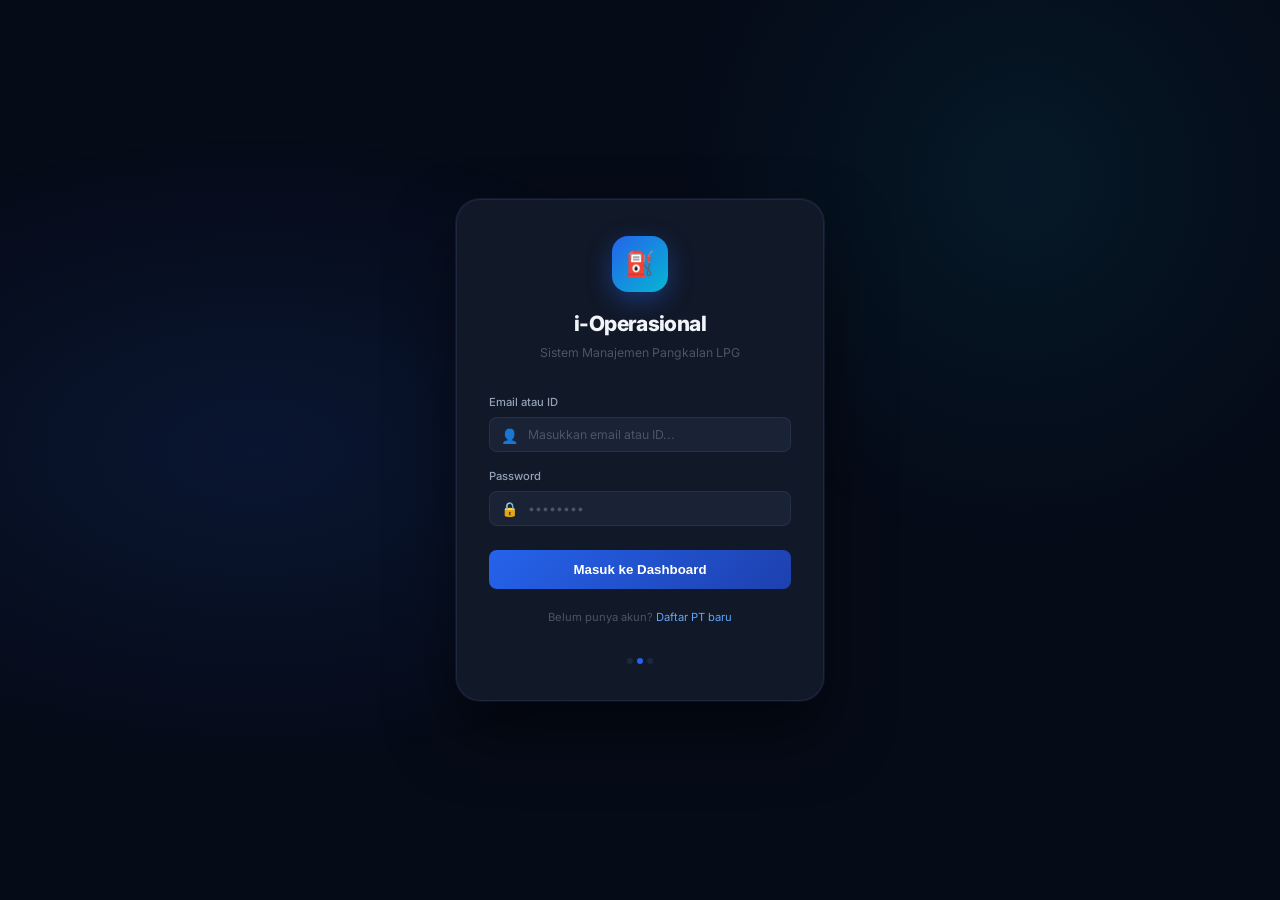
<file: datakaryawan.html>
<!DOCTYPE html>
<html lang="id">
<head>
  <meta charset="UTF-8">
  <meta name="viewport" content="width=device-width, initial-scale=1.0">
  <title>Pos Pembayaran — i-Operasional</title>
  <link rel="stylesheet" href="style.css">
  <style>.app-layout{display:flex;min-height:100vh}</style>
</head>
<body>
  <div class="app-layout">
    <div id="sidebar-placeholder"></div>
    <div class="sidebar-backdrop" id="sidebar-backdrop"></div>

    <div class="main-content">
      <div class="topbar">
        <div class="flex" style="align-items:center;gap:12px">
          <button class="hamburger" id="hamburger">☰</button>
          <span class="topbar-title">Pos Pembayaran Pangkalan</span>
        </div>
        <span style="font-size:0.8rem;color:var(--text-muted)" id="pt-name-top"></span>
      </div>

      <div class="page-content">
        <div class="card mb-4">
          <div class="card-header"><div class="card-title">Tambah Pos Pembayaran</div></div>
          <div style="display:flex;gap:10px;align-items:end;flex-wrap:wrap">
            <div style="flex:1;min-width:200px" class="form-group" style="margin:0">
              <label class="form-label">Nama Keterangan Pembayaran</label>
              <input type="text" id="namaInput" class="form-control" placeholder="PEMBAYARAN PANGKALAN" oninput="this.value=this.value.toUpperCase()">
            </div>
            <button class="btn btn-primary" onclick="tambah()" style="height:38px">+ Tambah</button>
          </div>
        </div>

        <div class="card">
          <div class="card-header">
            <div class="card-title">Daftar Pos Pembayaran</div>
            <span id="count-badge" class="badge badge-blue">0 data</span>
          </div>
          <div class="table-wrap">
            <table class="table">
              <thead>
                <tr><th>#</th><th>Nama Pembayaran</th><th>Aksi</th></tr>
              </thead>
              <tbody id="tableBody">
                <tr><td colspan="3" style="text-align:center;padding:32px;color:var(--text-muted)">Memuat...</td></tr>
              </tbody>
            </table>
          </div>
        </div>
      </div>
    </div>
  </div>

  <div id="toast-container" class="toast-container"></div>
  <script src="config.js"></script>
  <script src="app.js"></script>
  <script src="sidebar.js"></script>
  <script>
    if (localStorage.getItem('loggedIn') !== 'true' || !localStorage.getItem('id_spreadsheet')) window.location.href = 'login.html';
    document.getElementById('pt-name-top').textContent = localStorage.getItem('nama_pt') || '';
    document.getElementById('sidebar-placeholder').outerHTML = buildSidebar();

    let data = [];

    function load() {
      fetch(getAPIUrl('get') + '&sheet=namakaryawan').then(r => r.json()).then(d => {
        data = d;
        document.getElementById('count-badge').textContent = d.length + ' data';
        const tbody = document.getElementById('tableBody');
        if (!d.length) { tbody.innerHTML = '<tr><td colspan="3" style="text-align:center;padding:32px;color:var(--text-muted)">Belum ada data.</td></tr>'; return; }
        tbody.innerHTML = d.map((item, i) => `
          <tr>
            <td style="color:var(--text-muted)">${i+1}</td>
            <td>${item.nama || item}</td>
            <td>
              <div class="flex gap-2">
                <button class="btn btn-warning btn-sm" onclick="edit(${i})">✏️ Edit</button>
                <button class="btn btn-danger btn-sm" onclick="hapus(${i+2})">🗑️</button>
              </div>
            </td>
          </tr>`).join('');
      }).catch(err => showToast('Gagal: ' + err.message, 'error'));
    }

    function tambah() {
      const nama = document.getElementById('namaInput').value.trim().toUpperCase();
      if (!nama) { showToast('Nama tidak boleh kosong.', 'warning'); return; }
      showSpinner('Menyimpan...');
      fetch(getAPIUrl('add'), { method: 'POST', body: JSON.stringify({ sheet: 'namakaryawan', action: 'add', payload: { values: [nama] } }) })
        .then(r => r.json()).then(() => { hideSpinner(); document.getElementById('namaInput').value = ''; showToast('Berhasil ditambah!', 'success'); load(); })
        .catch(err => { hideSpinner(); showToast('Gagal: ' + err.message, 'error'); });
    }

    function edit(i) {
      const c = data[i]; const n = prompt('Edit nama:', c.nama || c);
      if (n === null) return;
      const newName = n.trim().toUpperCase();
      if (!newName) return;
      showSpinner('Menyimpan...');
      fetch(getAPIUrl('edit'), { method: 'POST', body: JSON.stringify({ sheet: 'namakaryawan', action: 'edit', payload: { row: i+2, values: [newName] } }) })
        .then(r => r.json()).then(() => { hideSpinner(); showToast('Diperbarui!', 'success'); load(); })
        .catch(err => { hideSpinner(); showToast('Gagal: ' + err.message, 'error'); });
    }

    function hapus(row) {
      if (!confirm('Hapus baris ini?')) return;
      showSpinner('Menghapus...');
      fetch(getAPIUrl('delete'), { method: 'POST', body: JSON.stringify({ sheet: 'namakaryawan', action: 'delete', payload: { row } }) })
        .then(r => r.json()).then(() => { hideSpinner(); showToast('Dihapus!', 'success'); load(); })
        .catch(err => { hideSpinner(); showToast('Gagal: ' + err.message, 'error'); });
    }

    document.getElementById('hamburger').addEventListener('click', () => { document.getElementById('sidebar').classList.toggle('open'); document.getElementById('sidebar-backdrop').classList.toggle('show'); });
    document.getElementById('sidebar-backdrop').addEventListener('click', () => { document.getElementById('sidebar').classList.remove('open'); document.getElementById('sidebar-backdrop').classList.remove('show'); });

    load(); startAutoLogout(60);
  </script>
</body>
</html>
</file>
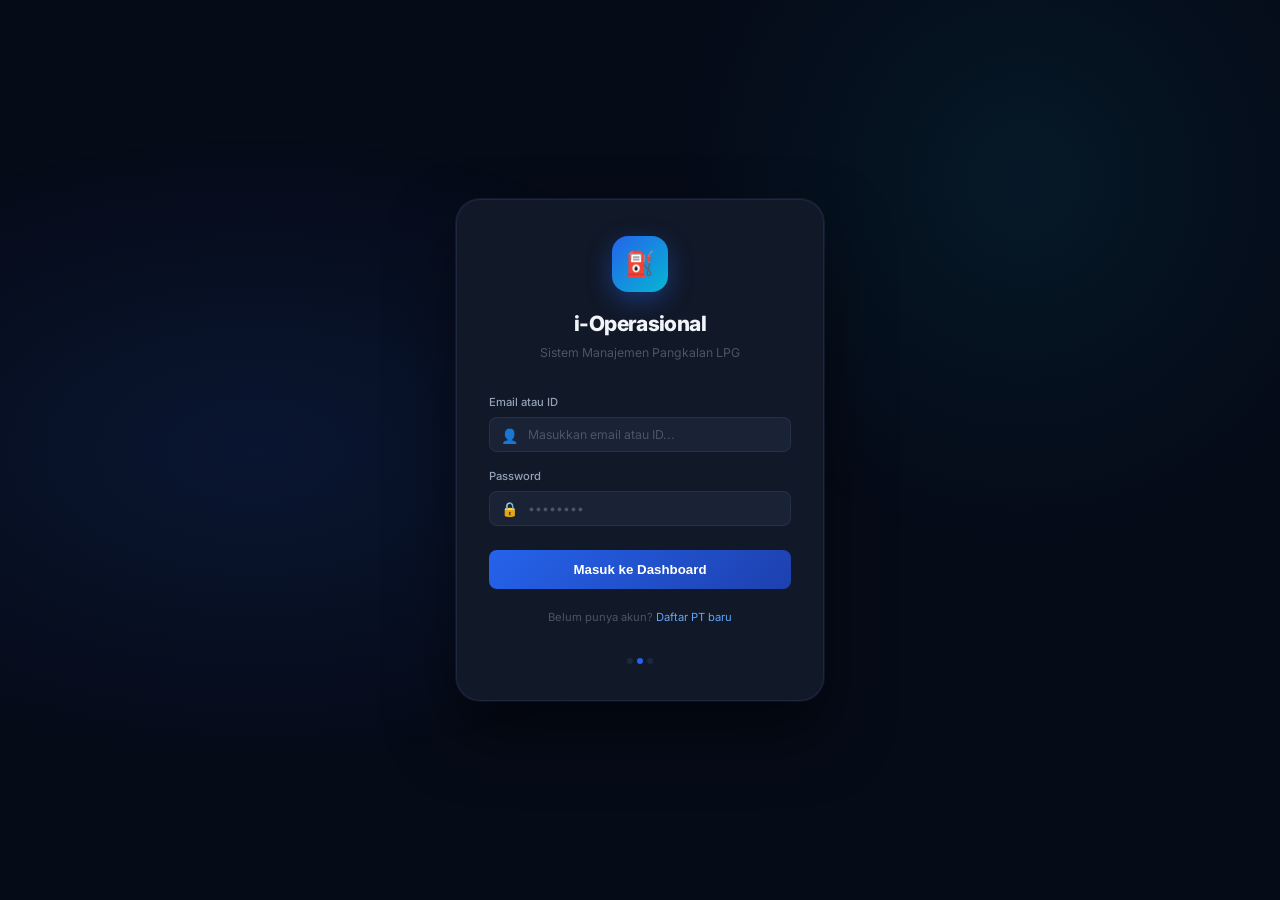
<file: dbpangkalan.html>
<!DOCTYPE html>
<html lang="id">
<head>
  <meta charset="UTF-8">
  <meta name="viewport" content="width=device-width, initial-scale=1.0">
  <title>Kelola Data Pangkalan — i-Operasional</title>
  <link rel="stylesheet" href="style.css">
  <style>
    .app-layout { display: flex; min-height: 100vh; }
    .form-grid-8 {
      display: grid;
      grid-template-columns: repeat(auto-fill, minmax(180px, 1fr));
      gap: 12px;
    }
  </style>
</head>
<body>
  <div class="app-layout">
    <div id="sidebar-placeholder"></div>
    <div class="sidebar-backdrop" id="sidebar-backdrop"></div>

    <div class="main-content">
      <div class="topbar">
        <div class="flex" style="align-items:center;gap:12px">
          <button class="hamburger" id="hamburger">☰</button>
          <span class="topbar-title">Data Pangkalan — Harga &amp; Brimola</span>
        </div>
        <span style="font-size:0.8rem;color:var(--text-muted)" id="pt-name-top"></span>
      </div>

      <div class="page-content">
        <!-- Input Form -->
        <div class="card mb-4">
          <div class="card-header">
            <div class="card-title">Tambah / Edit Data Pangkalan</div>
            <span class="badge badge-blue">Form Input</span>
          </div>
          <div class="form-grid-8">
            <div class="form-group" style="margin:0">
              <label class="form-label">Nama Pangkalan *</label>
              <input id="uraianInput" class="form-control" placeholder="PANGKALAN A">
            </div>
            <div class="form-group" style="margin:0">
              <label class="form-label">Nama PT *</label>
              <input id="posInput" class="form-control" placeholder="PT XYZ">
            </div>
            <div class="form-group" style="margin:0">
              <label class="form-label">DO yang Dimiliki</label>
              <input id="doyangdimilikiInput" class="form-control" placeholder="100">
            </div>
            <div class="form-group" style="margin:0">
              <label class="form-label">Harga Refill (Rp)</label>
              <input id="hargarefillInput" class="form-control" placeholder="20000">
            </div>
            <div class="form-group" style="margin:0">
              <label class="form-label">Harga Bagi Hasil (Rp)</label>
              <input id="hargabagihasilInput" class="form-control" placeholder="5000">
            </div>
            <div class="form-group" style="margin:0">
              <label class="form-label">ID Brimola</label>
              <input id="id_brimola" class="form-control" placeholder="BRM123">
            </div>
            <div class="form-group" style="margin:0">
              <label class="form-label">Password</label>
              <input id="password" class="form-control" placeholder="••••••">
            </div>
            <div style="display:flex;align-items:flex-end">
              <button class="btn btn-primary w-full" onclick="tambahPos()" style="height:38px">+ Tambah</button>
            </div>
          </div>
        </div>

        <!-- Table -->
        <div class="card">
          <div class="card-header">
            <div class="card-title">Daftar Pangkalan</div>
            <span id="count-badge" class="badge badge-blue">0 data</span>
          </div>
          <div class="table-wrap">
            <table class="table" id="posTable">
              <thead>
                <tr>
                  <th>#</th>
                  <th>Nama Pangkalan</th>
                  <th>Nama PT</th>
                  <th>DO</th>
                  <th>Harga Refill</th>
                  <th>Harga Bagi Hasil</th>
                  <th>ID Brimola</th>
                  <th>Password</th>
                  <th>Aksi</th>
                </tr>
              </thead>
              <tbody id="tableBody">
                <tr><td colspan="9" style="text-align:center;padding:32px;color:var(--text-muted)">Memuat data...</td></tr>
              </tbody>
            </table>
          </div>
        </div>
      </div>
    </div>
  </div>

  <div id="toast-container" class="toast-container"></div>
  <script src="config.js"></script>
  <script src="app.js"></script>
  <script src="sidebar.js"></script>
  <script>
    if (!localStorage.getItem('id_spreadsheet') || localStorage.getItem('loggedIn') !== 'true') window.location.href = 'login.html';
    document.getElementById('pt-name-top').textContent = localStorage.getItem('nama_pt') || '';
    document.getElementById('sidebar-placeholder').outerHTML = buildSidebar();

    let dataPOS = [];

    function loadPOS() {
      fetch(getAPIUrl('db_pangkalan')).then(r => r.json()).then(data => {
        dataPOS = data;
        document.getElementById('count-badge').textContent = data.length + ' data';
        const tbody = document.getElementById('tableBody');
        if (!data.length) {
          tbody.innerHTML = '<tr><td colspan="9" style="text-align:center;padding:32px;color:var(--text-muted)">Belum ada data.</td></tr>';
          return;
        }
        tbody.innerHTML = data.map((item, i) => `
          <tr>
            <td style="color:var(--text-muted)">${i+1}</td>
            <td>${item.uraian||''}</td>
            <td>${item.pos||''}</td>
            <td>${item.doyangdimiliki||''}</td>
            <td>${item.hargarefill ? formatRupiah(item.hargarefill) : '-'}</td>
            <td>${item.hargabagihasil ? formatRupiah(item.hargabagihasil) : '-'}</td>
            <td><span class="badge badge-blue">${item.id_brimola||'-'}</span></td>
            <td style="color:var(--text-muted)">••••••</td>
            <td>
              <div class="flex gap-2">
                <button class="btn btn-warning btn-sm" onclick="editPos(${i})">✏️</button>
                <button class="btn btn-danger btn-sm" onclick="hapusPos(${i+2})">🗑️</button>
              </div>
            </td>
          </tr>`).join('');
      }).catch(err => showToast('Gagal load: ' + err.message, 'error'));
    }

    function tambahPos() {
      const fields = ['uraianInput','posInput','doyangdimilikiInput','hargarefillInput','hargabagihasilInput','id_brimola','password'];
      const vals = fields.map(id => document.getElementById(id).value.trim());
      if (!vals[0] || !vals[1]) { showToast('Nama Pangkalan dan PT wajib diisi.', 'warning'); return; }

      showSpinner('Menyimpan...');
      fetch(getAPIUrl('add'), {
        method: 'POST',
        body: JSON.stringify({ sheet: 'db_pangkalan', action: 'add', payload: { values: [vals[0].toUpperCase(), vals[1].toUpperCase(), ...vals.slice(2)] } })
      }).then(r => r.json()).then(() => {
        hideSpinner();
        fields.forEach(id => document.getElementById(id).value = '');
        showToast('Data berhasil ditambahkan!', 'success');
        loadPOS();
      }).catch(err => { hideSpinner(); showToast('Gagal: ' + err.message, 'error'); });
    }

    function editPos(index) {
      const c = dataPOS[index];
      const fields = [
        ['Nama Pangkalan', c.uraian],
        ['Nama PT', c.pos],
        ['DO yang Dimiliki', c.doyangdimiliki],
        ['Harga Refill', c.hargarefill],
        ['Harga Bagi Hasil', c.hargabagihasil],
        ['ID Brimola', c.id_brimola],
        ['Password', c.password]
      ];
      const vals = [];
      for (const [label, current] of fields) {
        const v = prompt(`Edit ${label}:`, current || '');
        if (v === null) return;
        vals.push(v.trim());
      }
      showSpinner('Menyimpan...');
      fetch(getAPIUrl('edit'), {
        method: 'POST',
        body: JSON.stringify({ sheet: 'db_pangkalan', action: 'edit', payload: { row: index+2, values: [vals[0].toUpperCase(), vals[1].toUpperCase(), ...vals.slice(2)] } })
      }).then(r => r.json()).then(() => { hideSpinner(); showToast('Diperbarui!', 'success'); loadPOS(); })
      .catch(err => { hideSpinner(); showToast('Gagal: ' + err.message, 'error'); });
    }

    function hapusPos(row) {
      if (!confirm('Hapus data ini?')) return;
      showSpinner('Menghapus...');
      fetch(getAPIUrl('delete'), { method: 'POST', body: JSON.stringify({ sheet: 'db_pangkalan', action: 'delete', payload: { row } }) })
        .then(r => r.json()).then(() => { hideSpinner(); showToast('Dihapus!', 'success'); loadPOS(); })
        .catch(err => { hideSpinner(); showToast('Gagal: ' + err.message, 'error'); });
    }

    document.getElementById('hamburger').addEventListener('click', () => { document.getElementById('sidebar').classList.toggle('open'); document.getElementById('sidebar-backdrop').classList.toggle('show'); });
    document.getElementById('sidebar-backdrop').addEventListener('click', () => { document.getElementById('sidebar').classList.remove('open'); document.getElementById('sidebar-backdrop').classList.remove('show'); });

    loadPOS(); startAutoLogout(60);
  </script>
</body>
</html>
</file>
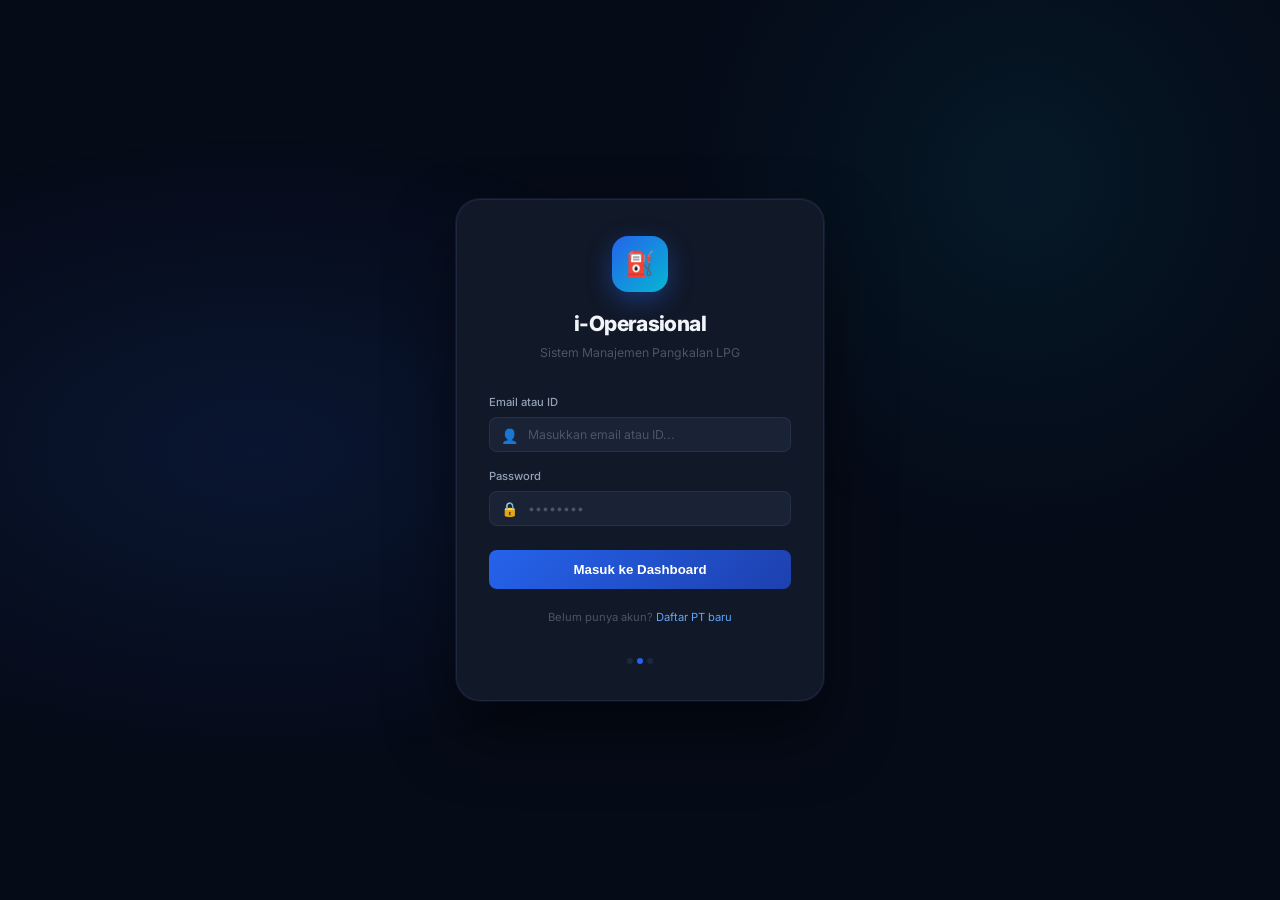
<file: login.html>
<!DOCTYPE html>
<html lang="id">
<head>
  <meta charset="UTF-8">
  <meta name="viewport" content="width=device-width, initial-scale=1.0">
  <title>Login — i-Operasional</title>
  <link rel="stylesheet" href="style.css">
  <style>
    body { display: flex; align-items: center; justify-content: center; min-height: 100vh; background: var(--bg-base); }

    .login-bg {
      position: fixed; inset: 0; pointer-events: none;
      background:
        radial-gradient(ellipse 60% 50% at 20% 50%, rgba(37,99,235,0.12) 0%, transparent 70%),
        radial-gradient(ellipse 40% 60% at 80% 20%, rgba(6,182,212,0.08) 0%, transparent 70%);
    }

    .login-wrap {
      position: relative;
      z-index: 1;
      width: 100%;
      max-width: 400px;
      padding: 16px;
    }

    .login-card {
      background: var(--bg-card);
      border: 1px solid var(--border);
      border-radius: var(--radius-xl);
      padding: 36px 32px;
      box-shadow: 0 32px 64px rgba(0,0,0,0.5), 0 0 0 1px var(--border);
    }

    .login-brand {
      text-align: center;
      margin-bottom: 32px;
    }

    .login-icon {
      width: 56px; height: 56px;
      background: linear-gradient(135deg, var(--accent), var(--cyan));
      border-radius: 16px;
      display: flex; align-items: center; justify-content: center;
      font-size: 24px;
      margin: 0 auto 16px;
      box-shadow: 0 8px 24px rgba(37,99,235,0.4);
    }

    .login-title {
      font-size: 1.5rem;
      font-weight: 800;
      color: var(--text-primary);
      letter-spacing: -0.03em;
    }

    .login-subtitle {
      font-size: 0.875rem;
      color: var(--text-muted);
      margin-top: 4px;
    }

    .form-group { margin-bottom: 16px; }

    .input-wrap {
      position: relative;
    }

    .input-icon {
      position: absolute; left: 12px; top: 50%; transform: translateY(-50%);
      font-size: 1rem;
      pointer-events: none;
    }

    .input-wrap .form-control { padding-left: 38px; }

    .btn-login {
      width: 100%;
      padding: 12px;
      background: linear-gradient(135deg, var(--accent), #1E40AF);
      color: #fff;
      border: none;
      border-radius: var(--radius-sm);
      font-size: 0.95rem;
      font-weight: 700;
      cursor: pointer;
      transition: var(--transition);
      margin-top: 8px;
      position: relative;
      overflow: hidden;
    }

    .btn-login:hover {
      transform: translateY(-1px);
      box-shadow: 0 8px 24px rgba(37,99,235,0.45);
    }

    .btn-login:active { transform: translateY(0); }

    .btn-login.loading::after {
      content: '';
      position: absolute; inset: 0;
      background: rgba(0,0,0,0.2);
    }

    .error-msg {
      text-align: center;
      font-size: 0.8rem;
      color: #F87171;
      margin-top: 12px;
      padding: 10px;
      background: rgba(239,68,68,0.1);
      border: 1px solid rgba(239,68,68,0.2);
      border-radius: var(--radius-sm);
      display: none;
    }

    .error-msg.show { display: block; }

    .register-link {
      text-align: center;
      margin-top: 20px;
      font-size: 0.8rem;
      color: var(--text-muted);
    }

    .register-link a { color: #60A5FA; text-decoration: none; }
    .register-link a:hover { text-decoration: underline; }

    .dots {
      display: flex; gap: 4px; justify-content: center; margin-top: 32px;
    }
    .dot {
      width: 6px; height: 6px; border-radius: 50%;
      background: var(--border);
    }
    .dot:nth-child(2) { background: var(--accent); }
  </style>
</head>
<body>
  <div class="login-bg"></div>

  <div class="login-wrap">
    <div class="login-card">
      <div class="login-brand">
        <div class="login-icon">⛽</div>
        <div class="login-title">i-Operasional</div>
        <div class="login-subtitle">Sistem Manajemen Pangkalan LPG</div>
      </div>

      <div class="form-group">
        <label class="form-label">Email atau ID</label>
        <div class="input-wrap">
          <span class="input-icon">👤</span>
          <input type="text" id="identifier" class="form-control" placeholder="Masukkan email atau ID..." required>
        </div>
      </div>

      <div class="form-group">
        <label class="form-label">Password</label>
        <div class="input-wrap">
          <span class="input-icon">🔒</span>
          <input type="password" id="password" class="form-control" placeholder="••••••••" required>
        </div>
      </div>

      <button class="btn-login" id="loginBtn" onclick="loginPT()">
        Masuk ke Dashboard
      </button>

      <div class="error-msg" id="msg"></div>

      <div class="register-link">
        Belum punya akun? <a href="register.html">Daftar PT baru</a>
      </div>

      <div class="dots">
        <div class="dot"></div>
        <div class="dot"></div>
        <div class="dot"></div>
      </div>
    </div>
  </div>

  <script src="config.js"></script>
  <script>
    const API = API_ENDPOINT;

    // Enter key
    document.getElementById('password').addEventListener('keydown', e => {
      if (e.key === 'Enter') loginPT();
    });

    async function loginPT() {
      const identifier = document.getElementById('identifier').value.trim();
      const password = document.getElementById('password').value.trim();
      const msg = document.getElementById('msg');
      const btn = document.getElementById('loginBtn');

      if (!identifier || !password) {
        msg.textContent = 'Email/ID dan password wajib diisi.';
        msg.classList.add('show');
        return;
      }

      msg.classList.remove('show');
      btn.textContent = 'Memproses...';
      btn.classList.add('loading');
      btn.disabled = true;

      try {
        const res = await fetch(`${API}?action=loginPT&identifier=${encodeURIComponent(identifier)}&password=${encodeURIComponent(password)}`);
        const data = await res.json();

        if (data.status === 'success' && data.id_spreadsheet) {
          localStorage.setItem('loggedIn', 'true');
          localStorage.setItem('id_spreadsheet', data.id_spreadsheet);
          localStorage.setItem('nama_pt', data.nama_pt);
          localStorage.setItem('email', identifier);

          btn.textContent = '✓ Berhasil! Mengalihkan...';
          setTimeout(() => window.location.href = 'dashboard.html', 500);
        } else {
          msg.textContent = data.message || 'Login gagal. Periksa kembali kredensial Anda.';
          msg.classList.add('show');
          btn.textContent = 'Masuk ke Dashboard';
          btn.classList.remove('loading');
          btn.disabled = false;
        }
      } catch (err) {
        msg.textContent = 'Gagal terhubung ke server.';
        msg.classList.add('show');
        btn.textContent = 'Masuk ke Dashboard';
        btn.classList.remove('loading');
        btn.disabled = false;
      }
    }
  </script>
</body>
</html>
</file>
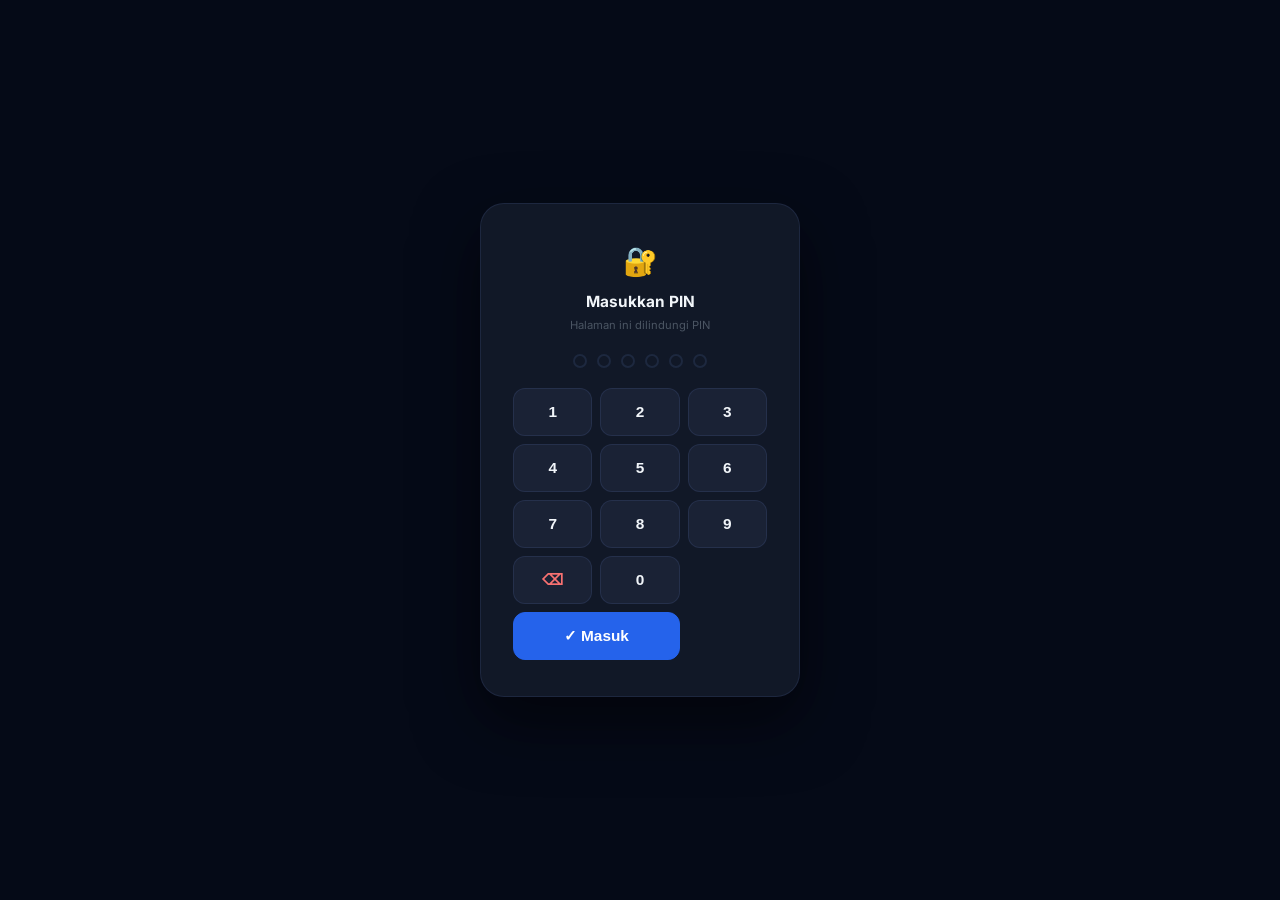
<file: masterrekapdata.html>
<!DOCTYPE html>
<html lang="id">
<head>
<meta charset="UTF-8">
<meta name="viewport" content="width=device-width, initial-scale=1.0">
<title>Master Data Bukti TF — i-Operasional</title>
<link rel="stylesheet" href="style.css">
<style>
  .app-layout { display: flex; min-height: 100vh; }
  #ledgerTable td img {
    max-width: 48px; max-height: 48px;
    border-radius: 6px; border: 1px solid var(--border);
    background: var(--bg-elevated); object-fit: cover; cursor: pointer;
  }

  .pos-tag {
    display: inline-flex; align-items: center;
    padding: 5px 10px; border-radius: 99px;
    font-size: 0.75rem; font-weight: 500;
    background: var(--bg-elevated);
    border: 1px solid var(--border);
    color: var(--text-secondary);
    cursor: pointer;
    transition: var(--transition);
    white-space: nowrap;
  }
  .pos-tag:hover { border-color: var(--border-glow); color: var(--text-primary); }
  .pos-tag.active { background: var(--accent-soft); border-color: rgba(37,99,235,0.4); color: #60A5FA; }

  .pos-list { display: flex; flex-wrap: wrap; gap: 6px; }

  /* PIN overlay */
  .pin-overlay {
    position: fixed; inset: 0;
    background: rgba(6,11,24,0.9);
    backdrop-filter: blur(8px);
    z-index: 9999;
    display: flex; align-items: center; justify-content: center;
  }
  .pin-card {
    background: var(--bg-card);
    border: 1px solid var(--border);
    border-radius: var(--radius-xl);
    padding: 36px 32px;
    width: 320px;
    text-align: center;
    box-shadow: 0 24px 64px rgba(0,0,0,0.5);
  }
  .pin-dots {
    display: flex; justify-content: center; gap: 10px;
    margin: 20px 0;
  }
  .pin-dot {
    width: 14px; height: 14px;
    border-radius: 50%;
    border: 2px solid var(--border);
    transition: var(--transition);
  }
  .pin-dot.filled { background: var(--accent); border-color: var(--accent); }

  .pin-numpad {
    display: grid; grid-template-columns: repeat(3, 1fr); gap: 8px;
    margin-top: 8px;
  }
  .pin-btn {
    padding: 14px;
    background: var(--bg-elevated);
    border: 1px solid var(--border);
    border-radius: var(--radius-md);
    color: var(--text-primary);
    font-size: 1.1rem; font-weight: 600;
    cursor: pointer;
    transition: var(--transition);
  }
  .pin-btn:hover { background: var(--accent-soft); border-color: var(--border-glow); }
  .pin-btn:active { transform: scale(0.96); }
  .pin-btn.del { color: #F87171; }
  .pin-btn.enter { grid-column: span 2; background: var(--accent); color: #fff; border-color: var(--accent); }
  .pin-btn.enter:hover { background: var(--accent-hover); }
</style>
</head>
<body>
  <!-- PIN Overlay -->
  <div class="pin-overlay" id="pinOverlay">
    <div class="pin-card">
      <div style="font-size:2rem;margin-bottom:8px">🔐</div>
      <div style="font-size:1.1rem;font-weight:700;color:var(--text-primary)">Masukkan PIN</div>
      <div style="font-size:0.8rem;color:var(--text-muted);margin-top:4px">Halaman ini dilindungi PIN</div>

      <div class="pin-dots" id="pinDots">
        <div class="pin-dot" id="dot0"></div>
        <div class="pin-dot" id="dot1"></div>
        <div class="pin-dot" id="dot2"></div>
        <div class="pin-dot" id="dot3"></div>
        <div class="pin-dot" id="dot4"></div>
        <div class="pin-dot" id="dot5"></div>
      </div>

      <div id="pinError" style="display:none;color:#F87171;font-size:0.8rem;margin-bottom:8px">PIN salah, coba lagi!</div>

      <div class="pin-numpad">
        <button class="pin-btn" onclick="pinPress('1')">1</button>
        <button class="pin-btn" onclick="pinPress('2')">2</button>
        <button class="pin-btn" onclick="pinPress('3')">3</button>
        <button class="pin-btn" onclick="pinPress('4')">4</button>
        <button class="pin-btn" onclick="pinPress('5')">5</button>
        <button class="pin-btn" onclick="pinPress('6')">6</button>
        <button class="pin-btn" onclick="pinPress('7')">7</button>
        <button class="pin-btn" onclick="pinPress('8')">8</button>
        <button class="pin-btn" onclick="pinPress('9')">9</button>
        <button class="pin-btn del" onclick="pinDel()">⌫</button>
        <button class="pin-btn" onclick="pinPress('0')">0</button>
        <button class="pin-btn enter" onclick="pinSubmit()">✓ Masuk</button>
      </div>
    </div>
  </div>

  <div class="app-layout" id="mainContent" style="display:none">
    <div id="sidebar-placeholder"></div>
    <div class="sidebar-backdrop" id="sidebar-backdrop"></div>

    <div class="main-content">
      <div class="topbar">
        <div class="flex" style="align-items:center;gap:12px">
          <button class="hamburger" id="hamburger">☰</button>
          <span class="topbar-title">🔑 Master Data Bukti TF Pangkalan</span>
        </div>
        <div style="font-size:0.85rem;color:var(--success);font-weight:600">🔓 Terautentikasi</div>
      </div>

      <div class="page-content">
        <!-- Filter -->
        <div class="card mb-4">
          <div class="card-header">
            <div class="card-title">Filter Data</div>
            <div id="total-nominal" style="font-size:0.9rem;font-weight:700;color:#60A5FA">Total: Rp 0</div>
          </div>
          <div class="btn-group mb-3">
            <div class="form-group" style="margin:0">
              <label class="form-label">Dari Tanggal</label>
              <input type="date" id="startDate" class="form-control">
            </div>
            <div class="form-group" style="margin:0">
              <label class="form-label">Sampai Tanggal</label>
              <input type="date" id="endDate" class="form-control">
            </div>
            <div style="align-self:flex-end;display:flex;gap:8px">
              <button id="filterBtn" class="btn btn-primary">Filter</button>
              <button id="resetBtn" class="btn btn-secondary">Reset</button>
            </div>
          </div>

          <hr class="divider">

          <div>
            <div class="form-label" style="margin-bottom:8px">Filter Pos Pembayaran</div>
            <div class="pos-list" id="posList">
              <span class="pos-tag active" onclick="filterByPos(null, this)">Semua</span>
            </div>
          </div>
        </div>

        <!-- Table -->
        <div class="card">
          <div class="card-header">
            <div class="card-title">Data Transaksi</div>
            <span id="row-count" class="badge badge-blue">0 data</span>
          </div>
          <div class="table-wrap" style="max-height:60vh;overflow:auto">
            <table class="table" id="ledgerTable" style="min-width:900px">
              <thead>
                <tr>
                  <th>Timestamp</th>
                  <th>Pembayaran</th>
                  <th>Nama Pangkalan</th>
                  <th>Nama PT</th>
                  <th style="text-align:right">Nominal</th>
                  <th>Foto Nota</th>
                  <th>Metode</th>
                  <th>Bukti</th>
                  <th>Aksi</th>
                </tr>
              </thead>
              <tbody id="ledgerTableBody">
                <tr><td colspan="9" style="text-align:center;padding:40px;color:var(--text-muted)">Memuat data...</td></tr>
              </tbody>
            </table>
          </div>
        </div>
      </div>
    </div>
  </div>

  <!-- Edit Modal -->
  <div class="modal-overlay" id="editModal">
    <div class="modal">
      <div class="modal-title">✏️ Edit Transaksi</div>
      <form id="editForm">
        <input type="hidden" id="editRow">
        <div class="form-grid" style="grid-template-columns:1fr 1fr">
          <div class="form-group"><label class="form-label">Timestamp</label><input type="text" id="editTimestamp" class="form-control" placeholder="dd/MM/yyyy HH:mm:ss"></div>
          <div class="form-group"><label class="form-label">Pembayaran</label><input type="text" id="editNama" class="form-control"></div>
          <div class="form-group"><label class="form-label">Nama Pangkalan</label><input type="text" id="editUraian" class="form-control"></div>
          <div class="form-group"><label class="form-label">Nama PT</label><input type="text" id="editPos" class="form-control"></div>
          <div class="form-group"><label class="form-label">Nominal</label><input type="number" id="editNominal" class="form-control"></div>
          <div class="form-group">
            <label class="form-label">Metode</label>
            <select id="editPembayaran" class="form-control">
              <option value="Transfer">Transfer</option>
              <option value="Cash">Cash</option>
            </select>
          </div>
        </div>
        <div class="btn-group" style="justify-content:flex-end;margin-top:8px">
          <button type="button" class="btn btn-secondary" onclick="closeEditModal()">Batal</button>
          <button type="submit" class="btn btn-primary">Simpan Perubahan</button>
        </div>
      </form>
    </div>
  </div>

  <div id="toast-container" class="toast-container"></div>
  <script src="config.js"></script>
  <script src="app.js"></script>
  <script src="sidebar.js"></script>
  <script>
    // ── PIN Logic ──────────────────────────────────────────
    const CORRECT_PIN = '220822';
    let pinValue = '';

    function updateDots() {
      for (let i = 0; i < 6; i++) {
        document.getElementById('dot' + i).classList.toggle('filled', i < pinValue.length);
      }
    }

    function pinPress(d) {
      if (pinValue.length >= 6) return;
      pinValue += d;
      updateDots();
      if (pinValue.length === 6) setTimeout(pinSubmit, 200);
    }

    function pinDel() {
      pinValue = pinValue.slice(0, -1);
      updateDots();
      document.getElementById('pinError').style.display = 'none';
    }

    function pinSubmit() {
      if (pinValue === CORRECT_PIN) {
        document.getElementById('pinOverlay').style.display = 'none';
        document.getElementById('mainContent').style.display = 'flex';
        initApp();
      } else {
        document.getElementById('pinError').style.display = 'block';
        pinValue = '';
        updateDots();
      }
    }

    // Keyboard support
    document.addEventListener('keydown', e => {
      if (document.getElementById('pinOverlay').style.display !== 'none') {
        if (e.key >= '0' && e.key <= '9') pinPress(e.key);
        else if (e.key === 'Backspace') pinDel();
        else if (e.key === 'Enter') pinSubmit();
      }
    });

    // ── App Init ───────────────────────────────────────────
    function initApp() {
      if (localStorage.getItem('loggedIn') !== 'true' || !localStorage.getItem('id_spreadsheet')) {
        window.location.href = 'login.html'; return;
      }

      document.getElementById('sidebar-placeholder').outerHTML = buildSidebar();
      document.getElementById('hamburger').addEventListener('click', () => { document.getElementById('sidebar').classList.toggle('open'); document.getElementById('sidebar-backdrop').classList.toggle('show'); });
      document.getElementById('sidebar-backdrop').addEventListener('click', () => { document.getElementById('sidebar').classList.remove('open'); document.getElementById('sidebar-backdrop').classList.remove('show'); });

      // Set default dates
      const now = new Date();
      const pad = n => n.toString().padStart(2,'0');
      document.getElementById('startDate').value = `${now.getFullYear()}-${pad(now.getMonth()+1)}-01`;
      document.getElementById('endDate').value = `${now.getFullYear()}-${pad(now.getMonth()+1)}-${pad(now.getDate())}`;

      const id = localStorage.getItem('id_spreadsheet');
      const endpoint = `${API_ENDPOINT}?action=transaksi&id_spreadsheet=${id}`;
      const posEndpoint = `${API_ENDPOINT}?action=namapos&id_spreadsheet=${id}`;

      let allData = [], selectedItem = null;
      let activePos = null;

      function fmtRp(v) {
        const n = parseInt(String(v).replace(/\D/g,''));
        return isNaN(n) ? '-' : n.toLocaleString('id-ID',{style:'currency',currency:'IDR',maximumFractionDigits:0});
      }

      function fmtTs(str) {
        const d = new Date(str);
        if (isNaN(d)) return str;
        const p = n => n.toString().padStart(2,'0');
        return `${p(d.getDate())}/${p(d.getMonth()+1)}/${d.getFullYear()} ${p(d.getHours())}:${p(d.getMinutes())}`;
      }

      function extractId(url) { const m = (url||'').match(/[-\w]{25,}/); return m ? m[0] : ''; }

      function renderTable(data) {
        const tbody = document.getElementById('ledgerTableBody');
        let total = 0;
        if (!data.length) {
          tbody.innerHTML = '<tr><td colspan="9" style="text-align:center;padding:32px;color:var(--text-muted)">Tidak ada data.</td></tr>';
          document.getElementById('total-nominal').textContent = 'Total: Rp 0';
          document.getElementById('row-count').textContent = '0 data';
          return;
        }
        tbody.innerHTML = data.map(item => {
          const nom = parseInt(item.nominal) || 0;
          total += nom;
          const fotoNota = item.foto && item.foto.includes('https://')
            ? `<a href="${item.foto}" target="_blank"><img src="https://drive.google.com/thumbnail?id=${extractId(item.foto)}&sz=w200" alt="Nota"></a>`
            : '<span style="color:var(--text-muted)">—</span>';
          const bukti = item.buktitransfer && item.buktitransfer.includes('https://')
            ? `<a href="${item.buktitransfer}" target="_blank"><img src="https://drive.google.com/thumbnail?id=${extractId(item.buktitransfer)}&sz=w200" alt="Bukti"></a>`
            : `<span class="badge badge-blue">TF</span>`;
          return `<tr>
            <td style="font-size:0.78rem;color:var(--text-secondary)">${fmtTs(item.timestamp)}</td>
            <td>${item.nama||''}</td>
            <td style="font-weight:500">${item.uraian||''}</td>
            <td>${item.pos||''}</td>
            <td style="text-align:right;font-weight:600;color:#60A5FA">${nom ? fmtRp(nom) : '—'}</td>
            <td>${fotoNota}</td>
            <td><span class="badge ${item.pembayaran==='Cash'?'badge-yellow':'badge-green'}">${item.pembayaran||''}</span></td>
            <td>${bukti}</td>
            <td>
              <div class="flex gap-2">
                <button class="btn btn-warning btn-sm" onclick='openEdit(${JSON.stringify(item)})'>✏️</button>
                <button class="btn btn-danger btn-sm" onclick="delRow(${item.row})">🗑️</button>
              </div>
            </td>
          </tr>`;
        }).join('');
        document.getElementById('total-nominal').textContent = 'Total: ' + fmtRp(total);
        document.getElementById('row-count').textContent = data.length + ' data';
      }

      async function fetchData() {
        showSpinner('Memuat transaksi...');
        try {
          const res = await fetch(endpoint);
          const raw = await res.json();
          allData = raw.map((item, i) => ({...item, row: i+2}));
          applyFilters();
        } catch(e) { showToast('Gagal memuat data.', 'error'); }
        hideSpinner();
      }

      async function fetchPos() {
        try {
          const res = await fetch(posEndpoint);
          const data = await res.json();
          const list = document.getElementById('posList');
          data.forEach(p => {
            const tag = document.createElement('span');
            tag.className = 'pos-tag';
            tag.textContent = p.nama_pos;
            tag.onclick = () => filterByPos(p.nama_pos, tag);
            list.appendChild(tag);
          });
        } catch(e) {}
      }

      function filterByPos(pos, el) {
        activePos = pos;
        document.querySelectorAll('.pos-tag').forEach(t => t.classList.remove('active'));
        if (el) el.classList.add('active');
        applyFilters();
      }

      // Expose to onclick
      window.filterByPos = filterByPos;

      function applyFilters() {
        const start = document.getElementById('startDate').value;
        const end = document.getElementById('endDate').value;
        let filtered = allData;
        if (start && end) {
          const s = new Date(start); const e = new Date(end); e.setHours(23,59,59,999);
          filtered = filtered.filter(item => { const d = new Date(item.timestamp); return d >= s && d <= e; });
        }
        if (activePos) filtered = filtered.filter(item => item.pos === activePos);
        renderTable(filtered);
      }

      function openEdit(item) {
        selectedItem = item;
        document.getElementById('editRow').value = item.row;
        const fmtTs2 = str => { const d = new Date(str); if(isNaN(d)) return str; const p=n=>n.toString().padStart(2,'0'); return `${p(d.getDate())}/${p(d.getMonth()+1)}/${d.getFullYear()} ${p(d.getHours())}:${p(d.getMinutes())}:${p(d.getSeconds())}`; };
        document.getElementById('editTimestamp').value = fmtTs2(item.timestamp);
        document.getElementById('editNama').value = item.nama || '';
        document.getElementById('editUraian').value = item.uraian || '';
        document.getElementById('editPos').value = item.pos || '';
        document.getElementById('editNominal').value = item.nominal || '';
        document.getElementById('editPembayaran').value = item.pembayaran || 'Transfer';
        document.getElementById('editModal').classList.add('show');
      }

      window.openEdit = openEdit;

      window.closeEditModal = function() {
        document.getElementById('editModal').classList.remove('show');
        selectedItem = null;
      };

      document.getElementById('editForm').addEventListener('submit', async e => {
        e.preventDefault();
        if (!selectedItem) return;
        const updated = [
          document.getElementById('editTimestamp').value,
          document.getElementById('editNama').value,
          document.getElementById('editUraian').value,
          document.getElementById('editPos').value,
          document.getElementById('editNominal').value,
          selectedItem.foto || '',
          document.getElementById('editPembayaran').value,
          selectedItem.buktitransfer || ''
        ];
        showSpinner('Menyimpan...');
        try {
          const res = await fetch(`${API_ENDPOINT}?id_spreadsheet=${localStorage.getItem('id_spreadsheet')}`, {
            method: 'POST',
            body: JSON.stringify({ action: 'edit', sheet: 'Transaksi', payload: { row: selectedItem.row, values: updated } })
          });
          const result = await res.json();
          hideSpinner();
          if (result.status === 'success') { showToast('Data berhasil diupdate!', 'success'); closeEditModal(); fetchData(); }
          else showToast('Gagal update.', 'error');
        } catch(err) { hideSpinner(); showToast('Error: ' + err.message, 'error'); }
      });

      window.delRow = async function(row) {
        if (!confirm('Hapus data ini?')) return;
        showSpinner('Menghapus...');
        try {
          const res = await fetch(`${API_ENDPOINT}?id_spreadsheet=${localStorage.getItem('id_spreadsheet')}`, {
            method: 'POST',
            body: JSON.stringify({ action: 'delete', sheet: 'Transaksi', payload: { row } })
          });
          const r = await res.json();
          hideSpinner();
          if (r.status === 'success') { showToast('Dihapus!', 'success'); fetchData(); }
          else showToast('Gagal hapus.', 'error');
        } catch(err) { hideSpinner(); showToast('Error.', 'error'); }
      };

      document.getElementById('filterBtn').addEventListener('click', applyFilters);
      document.getElementById('resetBtn').addEventListener('click', () => {
        document.getElementById('startDate').value = '';
        document.getElementById('endDate').value = '';
        renderTable(allData);
      });

      fetchData();
      fetchPos();
      startAutoLogout(60);
    }
  </script>
</body>
</html>
</file>
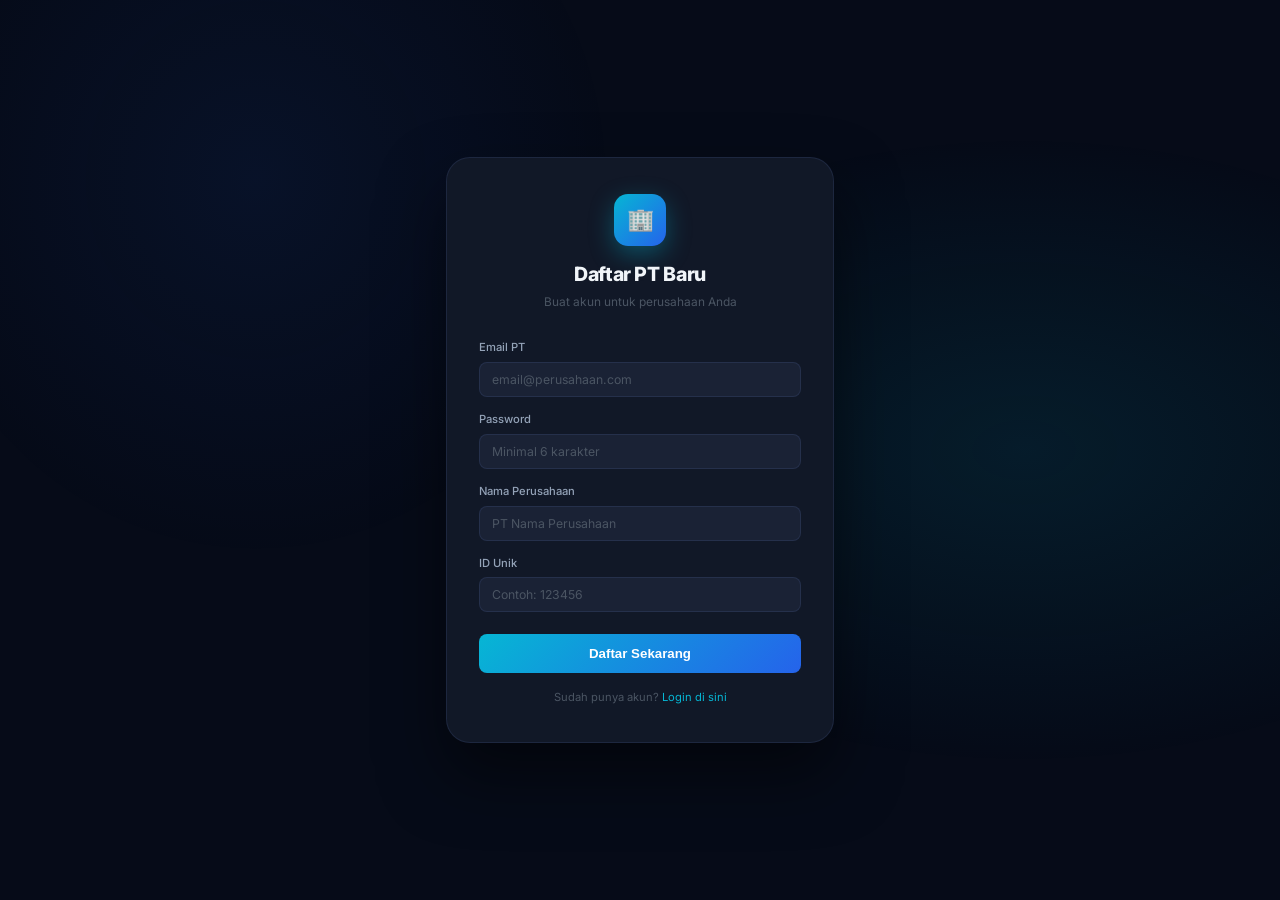
<file: register.html>
<!DOCTYPE html>
<html lang="id">
<head>
  <meta charset="UTF-8">
  <meta name="viewport" content="width=device-width, initial-scale=1.0">
  <title>Daftar PT — i-Operasional</title>
  <link rel="stylesheet" href="style.css">
  <style>
    body { display:flex; align-items:center; justify-content:center; min-height:100vh; }
    .login-bg { position:fixed; inset:0; pointer-events:none;
      background: radial-gradient(ellipse 60% 50% at 80% 50%, rgba(6,182,212,0.1) 0%, transparent 70%),
                  radial-gradient(ellipse 40% 60% at 20% 20%, rgba(37,99,235,0.08) 0%, transparent 70%); }
    .reg-wrap { position:relative; z-index:1; width:100%; max-width:420px; padding:16px; }
    .reg-card { background:var(--bg-card); border:1px solid var(--border); border-radius:var(--radius-xl); padding:36px 32px; box-shadow:0 32px 64px rgba(0,0,0,0.5); }
    .reg-icon { width:52px;height:52px; background:linear-gradient(135deg,var(--cyan),var(--accent)); border-radius:14px; display:flex;align-items:center;justify-content:center; font-size:22px; margin:0 auto 14px; box-shadow:0 8px 24px rgba(6,182,212,0.35); }
    .btn-reg { width:100%;padding:12px;background:linear-gradient(135deg,var(--cyan),var(--accent)); color:#fff; border:none; border-radius:var(--radius-sm); font-size:0.95rem;font-weight:700; cursor:pointer; transition:var(--transition); margin-top:8px; }
    .btn-reg:hover { transform:translateY(-1px); box-shadow:0 8px 24px rgba(6,182,212,0.35); }
    .msg { text-align:center;font-size:0.8rem;margin-top:12px;padding:10px; border-radius:var(--radius-sm); display:none; }
    .msg.success { background:rgba(16,185,129,0.12); border:1px solid rgba(16,185,129,0.25); color:var(--success); display:block; }
    .msg.error { background:rgba(239,68,68,0.1); border:1px solid rgba(239,68,68,0.2); color:#F87171; display:block; }
    .login-link { text-align:center;margin-top:16px;font-size:0.8rem;color:var(--text-muted); }
    .login-link a { color:#06B6D4; text-decoration:none; }
  </style>
</head>
<body>
  <div class="login-bg"></div>
  <div class="reg-wrap">
    <div class="reg-card">
      <div style="text-align:center;margin-bottom:28px">
        <div class="reg-icon">🏢</div>
        <div style="font-size:1.4rem;font-weight:800;color:var(--text-primary);letter-spacing:-0.02em">Daftar PT Baru</div>
        <div style="font-size:0.85rem;color:var(--text-muted);margin-top:4px">Buat akun untuk perusahaan Anda</div>
      </div>

      <div class="form-group">
        <label class="form-label">Email PT</label>
        <input type="email" id="email" class="form-control" placeholder="email@perusahaan.com">
      </div>
      <div class="form-group">
        <label class="form-label">Password</label>
        <input type="password" id="password" class="form-control" placeholder="Minimal 6 karakter">
      </div>
      <div class="form-group">
        <label class="form-label">Nama Perusahaan</label>
        <input type="text" id="nama_pt" class="form-control" placeholder="PT Nama Perusahaan">
      </div>
      <div class="form-group">
        <label class="form-label">ID Unik</label>
        <input type="text" id="id_unik" class="form-control" placeholder="Contoh: 123456">
      </div>

      <button class="btn-reg" id="regBtn" onclick="registerPT()">Daftar Sekarang</button>

      <div class="msg" id="msg"></div>

      <div class="login-link">Sudah punya akun? <a href="login.html">Login di sini</a></div>
    </div>
  </div>

  <script>
    const API = 'https://script.google.com/macros/s/AKfycbxjkeSTSkeJA-x_u6oVI7-vd3cdryqm7T6AfEebBpRb-3plZrk6XAZSMDpPDXFcN3M7rw/exec';

    async function registerPT() {
      const email = document.getElementById('email').value.trim();
      const password = document.getElementById('password').value.trim();
      const nama_pt = document.getElementById('nama_pt').value.trim();
      const id_unik = document.getElementById('id_unik').value.trim();
      const msg = document.getElementById('msg');
      const btn = document.getElementById('regBtn');

      msg.className = 'msg'; msg.style.display = 'none';

      if (!email || !password || !nama_pt || !id_unik) {
        msg.textContent = 'Semua field wajib diisi.';
        msg.className = 'msg error';
        return;
      }

      btn.textContent = 'Mendaftarkan...'; btn.disabled = true;

      try {
        const res = await fetch(API, {
          method: 'POST',
          body: new URLSearchParams({ action:'registerPT', email, password, nama_pt, id_unik })
        });
        const data = await res.json();
        if (data.status === 'success') {
          localStorage.setItem('loggedIn','true');
          localStorage.setItem('id_spreadsheet', data.id_spreadsheet);
          localStorage.setItem('nama_pt', nama_pt);
          localStorage.setItem('email', email);
          localStorage.setItem('id_unik', id_unik);
          msg.textContent = '✅ Berhasil! Mengalihkan ke dashboard...';
          msg.className = 'msg success';
          setTimeout(() => window.location.href = 'dashboard.html', 1200);
        } else {
          msg.textContent = '❌ ' + data.message;
          msg.className = 'msg error';
          btn.textContent = 'Daftar Sekarang'; btn.disabled = false;
        }
      } catch(err) {
        msg.textContent = '❌ Gagal koneksi ke server.';
        msg.className = 'msg error';
        btn.textContent = 'Daftar Sekarang'; btn.disabled = false;
      }
    }
  </script>
</body>
</html>
</file>
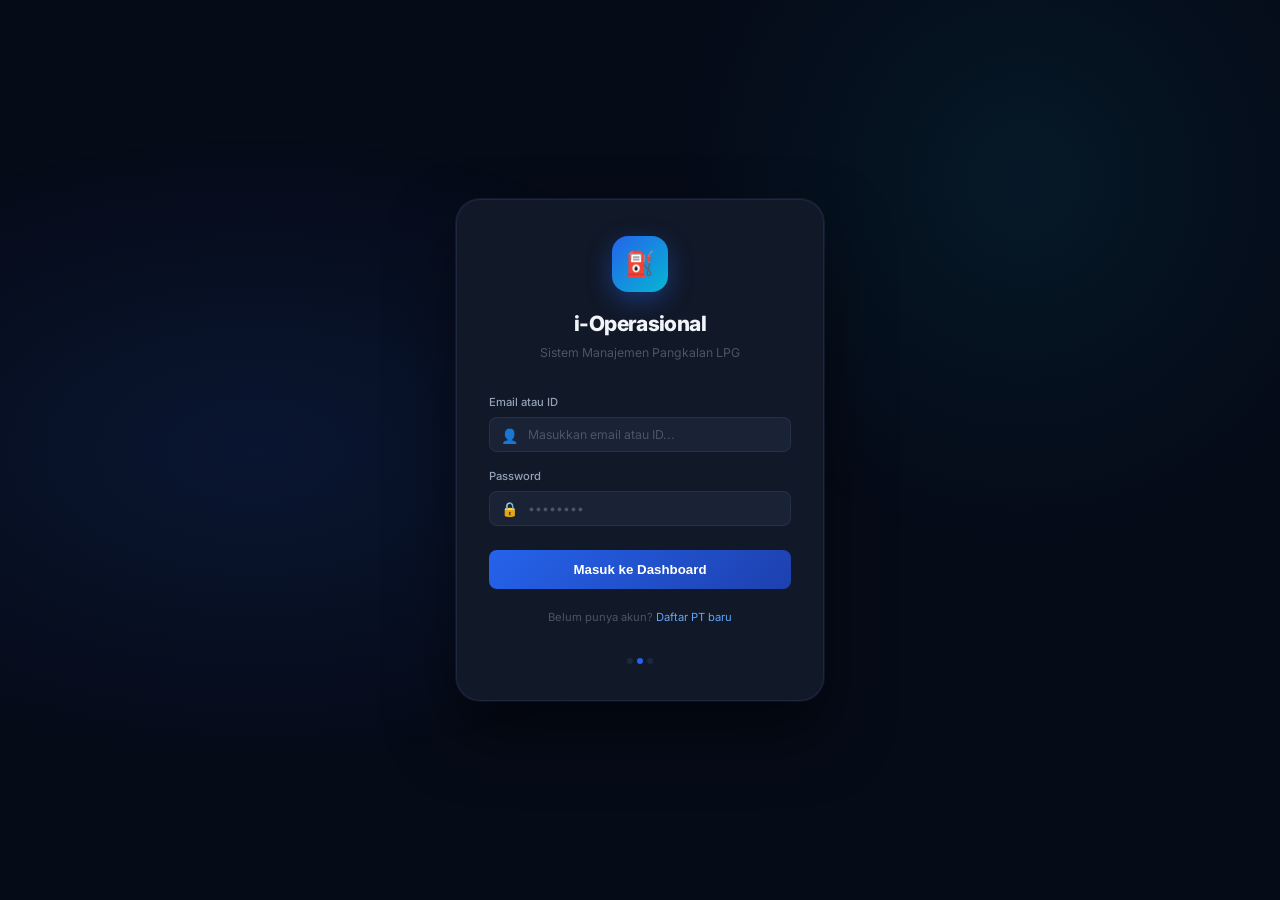
<file: rekapkeseluruhan.html>
<!DOCTYPE html>
<html lang="id">
<head>
<meta charset="utf-8">
<meta name="viewport" content="width=device-width, initial-scale=1">
<title>Rekap Global — i-Operasional</title>
<link rel="stylesheet" href="style.css">
<style>
  .app-layout { display: flex; min-height: 100vh; }
  th, td { white-space: nowrap; }
  .spinner-dot {
    display: inline-block; width: 8px; height: 8px;
    border-radius: 50%; background: var(--accent);
    animation: bounce 1.2s infinite ease-in-out;
  }
  .spinner-dot:nth-child(2) { animation-delay: 0.2s; }
  .spinner-dot:nth-child(3) { animation-delay: 0.4s; }
  @keyframes bounce { 0%,80%,100%{transform:scale(0)} 40%{transform:scale(1)} }
</style>
</head>
<body>
<div class="app-layout">
  <div id="sidebar-placeholder"></div>
  <div class="sidebar-backdrop" id="sidebar-backdrop"></div>

  <div class="main-content">
    <div class="topbar">
      <div class="flex" style="align-items:center;gap:12px">
        <button class="hamburger" id="hamburger">☰</button>
        <span class="topbar-title">💾 Rekap Global Operasional</span>
      </div>
      <span style="font-size:0.8rem;color:var(--text-muted)" id="pt-name-top"></span>
    </div>

    <div class="page-content">
      <!-- Filter -->
      <div class="card mb-4">
        <div class="card-header">
          <div class="card-title">Filter Periode</div>
          <div id="loading-dots" style="display:none;gap:4px" class="flex">
            <div class="spinner-dot"></div>
            <div class="spinner-dot"></div>
            <div class="spinner-dot"></div>
          </div>
        </div>
        <div class="form-grid" style="grid-template-columns:1fr 1fr auto auto;gap:12px;align-items:end">
          <div class="form-group" style="margin:0">
            <label class="form-label">Bulan</label>
            <select id="selMonth" class="form-control"></select>
          </div>
          <div class="form-group" style="margin:0">
            <label class="form-label">Tahun</label>
            <select id="selYear" class="form-control"></select>
          </div>
          <button id="btnLoad" class="btn btn-primary" style="height:38px">Muat Rekap</button>
          <button id="btnCSV" class="btn btn-success" style="height:38px">⬇ CSV</button>
        </div>
      </div>

      <!-- Stats summary -->
      <div class="stat-grid mb-4" id="summary-stats" style="display:none">
        <div class="stat-card">
          <div class="stat-label">Total Pangkalan</div>
          <div class="stat-value accent" id="s-count">0</div>
        </div>
        <div class="stat-card">
          <div class="stat-label">Total Penerimaan</div>
          <div class="stat-value accent" id="s-penerimaan">0</div>
        </div>
        <div class="stat-card">
          <div class="stat-label">Total Brimola</div>
          <div class="stat-value success" id="s-brimola">Rp 0</div>
        </div>
        <div class="stat-card">
          <div class="stat-label">Total Luar Brimola</div>
          <div class="stat-value" id="s-luar">Rp 0</div>
        </div>
        <div class="stat-card">
          <div class="stat-label">Total Bagi Hasil</div>
          <div class="stat-value warning" id="s-bagi">Rp 0</div>
        </div>
        <div class="stat-card">
          <div class="stat-label">Sisa Bagi Hasil</div>
          <div class="stat-value danger" id="s-sisa-bagi">Rp 0</div>
        </div>
      </div>

      <!-- Table -->
      <div class="card">
        <div class="card-header">
          <div class="card-title">Data Semua Pangkalan</div>
          <span id="row-count" class="badge badge-blue">— data</span>
        </div>
        <div class="table-wrap" style="max-height:65vh;overflow:auto">
          <table class="table" id="tbl">
            <thead>
              <tr>
                <th>#</th>
                <th>Nama Pangkalan</th>
                <th>Nama PT</th>
                <th style="text-align:right">Penerimaan</th>
                <th style="text-align:right">Total Brimola</th>
                <th style="text-align:right">Luar Brimola</th>
                <th style="text-align:right">Bagi Hasil</th>
                <th style="text-align:right">Sisa Refill</th>
                <th style="text-align:right">Sisa Bagi Hasil</th>
              </tr>
            </thead>
            <tbody id="tbody">
              <tr><td colspan="9" style="text-align:center;padding:48px;color:var(--text-muted)">Pilih bulan &amp; tahun, lalu klik <strong>Muat Rekap</strong>.</td></tr>
            </tbody>
            <tfoot>
              <tr>
                <td colspan="3" style="font-weight:700">TOTAL</td>
                <td id="totalPenerimaan" style="text-align:right;font-weight:700">0</td>
                <td id="totalBrimola" style="text-align:right;font-weight:700">Rp 0</td>
                <td id="totalLuar" style="text-align:right;font-weight:700">Rp 0</td>
                <td id="totalBagi" style="text-align:right;font-weight:700">Rp 0</td>
                <td id="totalSisaRefill" style="text-align:right;font-weight:700">Rp 0</td>
                <td id="totalSisaBagi" style="text-align:right;font-weight:700;color:#60A5FA">Rp 0</td>
              </tr>
            </tfoot>
          </table>
        </div>
      </div>
    </div>
  </div>
</div>

<div id="toast-container" class="toast-container"></div>
<script src="config.js"></script>
<script src="app.js"></script>
<script src="sidebar.js"></script>
<script>
  if (localStorage.getItem('loggedIn') !== 'true' || !localStorage.getItem('id_spreadsheet')) window.location.href = 'login.html';
  document.getElementById('pt-name-top').textContent = localStorage.getItem('nama_pt') || '';
  document.getElementById('sidebar-placeholder').outerHTML = buildSidebar();

  const BACKEND_URL = 'https://script.google.com/macros/s/AKfycbw8bxBT3-OFMcdNYuKvb6PFyb6_P56Y9TvNVlFTIQT7_9HQYL6u515tU4zTYMgAKEUL6w/exec';
  const money = v => { if (!v || Number(v)===0) return 'Rp 0'; return Number(v).toLocaleString('id-ID',{style:'currency',currency:'IDR',maximumFractionDigits:0}); };

  // Month/year init
  (function() {
    const now = new Date();
    const selM = document.getElementById('selMonth'), selY = document.getElementById('selYear');
    for (let m=1; m<=12; m++) {
      const o = new Option(m.toString().padStart(2,'0'), m);
      if (m === now.getMonth()+1) o.selected = true;
      selM.appendChild(o);
    }
    for (let y=now.getFullYear()-3; y<=now.getFullYear()+1; y++) {
      const o = new Option(y, y);
      if (y === now.getFullYear()) o.selected = true;
      selY.appendChild(o);
    }
  })();

  async function fetchRekap(month, year) {
    const dots = document.getElementById('loading-dots');
    const btn = document.getElementById('btnLoad');
    dots.style.display = 'flex';
    btn.disabled = true;
    document.getElementById('tbody').innerHTML = '<tr><td colspan="9" style="text-align:center;padding:32px;color:#60A5FA">Mengambil data pangkalan...</td></tr>';

    return new Promise((resolve, reject) => {
      const cbName = 'cbRekap' + Date.now();
      window[cbName] = data => {
        resolve(data && data.rows ? data.rows : []);
        delete window[cbName]; script.remove();
        dots.style.display = 'none';
        btn.disabled = false;
      };
      const url = BACKEND_URL + `?action=getRekapSemuaPangkalan&month=${month}&year=${year}&callback=${cbName}`;
      const script = document.createElement('script');
      script.src = url;
      script.onerror = () => {
        reject(new Error('Gagal load'));
        dots.style.display = 'none'; btn.disabled = false;
        document.getElementById('tbody').innerHTML = '<tr><td colspan="9" style="text-align:center;padding:24px;color:var(--danger)">Gagal mengambil data jaringan.</td></tr>';
      };
      document.body.appendChild(script);
    });
  }

  function renderTable(rows) {
    const tbody = document.getElementById('tbody');
    const statsEl = document.getElementById('summary-stats');

    if (!rows || !rows.length) {
      tbody.innerHTML = '<tr><td colspan="9" style="text-align:center;padding:32px;color:var(--text-muted)">Tidak ada data di periode ini.</td></tr>';
      ['totalPenerimaan','totalBrimola','totalLuar','totalBagi','totalSisaRefill','totalSisaBagi'].forEach(id => document.getElementById(id).textContent = '0');
      statsEl.style.display = 'none';
      return;
    }

    let tP=0, tB=0, tL=0, tBagi=0, tSR=0, tSB=0;
    tbody.innerHTML = rows.map((r, i) => {
      const p=Number(r.penerimaan)||0, b=Number(r.total_brimola)||0, l=Number(r.total_luar_brimola)||0,
            bh=Number(r.total_bagi_hasil)||0, sr=Number(r.sisa_refill)||0, sb=Number(r.sisa_bagi_hasil)||0;
      tP+=p; tB+=b; tL+=l; tBagi+=bh; tSR+=sr; tSB+=sb;
      return `<tr>
        <td style="color:var(--text-muted)">${i+1}</td>
        <td>${r.nama_pangkalan||'-'}</td>
        <td>${r.nama_pt||'-'}</td>
        <td style="text-align:right;font-weight:600">${p}</td>
        <td style="text-align:right">${money(b)}</td>
        <td style="text-align:right">${money(l)}</td>
        <td style="text-align:right">${money(bh)}</td>
        <td style="text-align:right">${money(sr)}</td>
        <td style="text-align:right;font-weight:600;color:${sb<0?'#F87171':'#60A5FA'}">${money(sb)}</td>
      </tr>`;
    }).join('');

    document.getElementById('totalPenerimaan').textContent = tP;
    document.getElementById('totalBrimola').textContent = money(tB);
    document.getElementById('totalLuar').textContent = money(tL);
    document.getElementById('totalBagi').textContent = money(tBagi);
    document.getElementById('totalSisaRefill').textContent = money(tSR);
    document.getElementById('totalSisaBagi').textContent = money(tSB);
    document.getElementById('row-count').textContent = rows.length + ' data';

    // Summary stats
    document.getElementById('s-count').textContent = rows.length;
    document.getElementById('s-penerimaan').textContent = tP;
    document.getElementById('s-brimola').textContent = money(tB);
    document.getElementById('s-luar').textContent = money(tL);
    document.getElementById('s-bagi').textContent = money(tBagi);
    document.getElementById('s-sisa-bagi').textContent = money(tSB);
    statsEl.style.display = 'grid';

    window.__rekap_last = rows;
  }

  document.getElementById('btnLoad').addEventListener('click', async () => {
    const rows = await fetchRekap(document.getElementById('selMonth').value, document.getElementById('selYear').value);
    renderTable(rows);
  });

  document.getElementById('btnCSV').addEventListener('click', () => {
    const rows = window.__rekap_last || [];
    if (!rows.length) { showToast('Belum ada data. Klik "Muat Rekap" dulu.', 'warning'); return; }
    const header = ['Nama Pangkalan','Nama PT','Penerimaan','Total Brimola','Luar Brimola','Total Bagi Hasil','Sisa Refill','Sisa Bagi Hasil'];
    const csv = [header.join(','), ...rows.map(r => [
      `"${(r.nama_pangkalan||'').replace(/"/g,'""')}"`,
      `"${(r.nama_pt||'').replace(/"/g,'""')}"`,
      Number(r.penerimaan)||0, Number(r.total_brimola)||0, Number(r.total_luar_brimola)||0,
      Number(r.total_bagi_hasil)||0, Number(r.sisa_refill)||0, Number(r.sisa_bagi_hasil)||0
    ].join(','))].join('\n');
    const blob = new Blob([csv], {type:'text/csv;charset=utf-8;'});
    const a = document.createElement('a');
    a.href = URL.createObjectURL(blob);
    a.download = `rekap_pangkalan_${document.getElementById('selYear').value}_${document.getElementById('selMonth').value}.csv`;
    a.click();
  });

  document.getElementById('hamburger').addEventListener('click', () => { document.getElementById('sidebar').classList.toggle('open'); document.getElementById('sidebar-backdrop').classList.toggle('show'); });
  document.getElementById('sidebar-backdrop').addEventListener('click', () => { document.getElementById('sidebar').classList.remove('open'); document.getElementById('sidebar-backdrop').classList.remove('show'); });

  startAutoLogout(60);
</script>
</body>
</html>
</file>
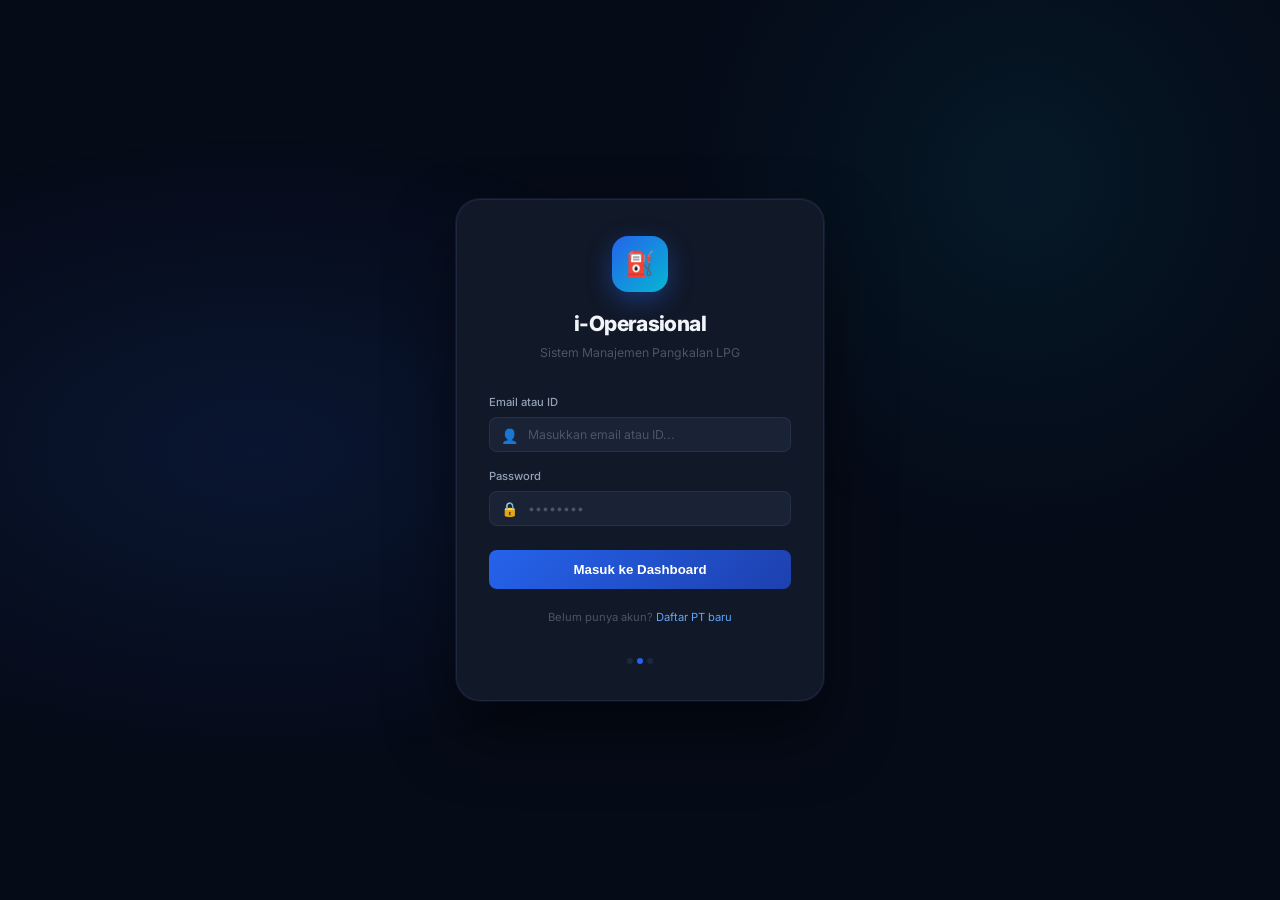
<file: rekapoperasional.html>
<!DOCTYPE html>
<html lang="id">
<head>
<meta charset="utf-8">
<meta name="viewport" content="width=device-width, initial-scale=1">
<title>Rekap Operasional — i-Operasional</title>
<link rel="stylesheet" href="style.css">
<style>
  .app-layout { display: flex; min-height: 100vh; }
  button:disabled { opacity: 0.5; cursor: not-allowed; }
  
  /* Table override for print/export section */
  #rekap-wrapper { background: #111827; }
  #rekap-table th, #rekap-table td { white-space: nowrap; }
  #rekap-table tbody tr:hover { background: var(--accent-soft); }

  /* Share dropdown */
  .share-dropdown {
    position: relative;
    display: inline-block;
  }
  .share-menu {
    display: none;
    position: absolute;
    left: 0; top: calc(100% + 4px);
    background: var(--bg-elevated);
    border: 1px solid var(--border);
    border-radius: var(--radius-md);
    min-width: 180px;
    z-index: 100;
    overflow: hidden;
    box-shadow: 0 8px 24px rgba(0,0,0,0.4);
  }
  .share-menu.open { display: block; }
  .share-menu button {
    width: 100%;
    text-align: left;
    padding: 10px 14px;
    background: none;
    border: none;
    border-bottom: 1px solid var(--border);
    color: var(--text-primary);
    font-size: 0.85rem;
    cursor: pointer;
    transition: var(--transition);
  }
  .share-menu button:last-child { border-bottom: none; }
  .share-menu button:hover { background: var(--accent-soft); }

  /* Modal for PT/Pangkalan picker */
  .picker-modal {
    position: fixed; inset: 0;
    background: rgba(6,11,24,0.8);
    backdrop-filter: blur(4px);
    z-index: 200;
    display: flex; align-items: center; justify-content: center;
    padding: 16px;
    opacity: 0; pointer-events: none;
    transition: opacity 0.2s;
  }
  .picker-modal.show { opacity: 1; pointer-events: all; }
  .picker-inner {
    background: var(--bg-card);
    border: 1px solid var(--border);
    border-radius: var(--radius-xl);
    width: 100%; max-width: 500px;
    max-height: 90vh;
    overflow: hidden;
    display: flex; flex-direction: column;
    box-shadow: 0 24px 64px rgba(0,0,0,0.5);
    transform: translateY(20px);
    transition: transform 0.2s;
  }
  .picker-modal.show .picker-inner { transform: translateY(0); }
  .picker-header {
    padding: 18px 20px;
    border-bottom: 1px solid var(--border);
    display: flex; justify-content: space-between; align-items: center;
  }
  .picker-body { padding: 20px; overflow-y: auto; flex: 1; }
  .picker-footer {
    padding: 14px 20px;
    border-top: 1px solid var(--border);
    display: flex; gap: 8px; justify-content: flex-end;
  }
  .checkbox-list {
    background: var(--bg-elevated);
    border: 1px solid var(--border);
    border-radius: var(--radius-md);
    max-height: 260px;
    overflow-y: auto;
  }
  .checkbox-item {
    display: flex; align-items: center; gap: 10px;
    padding: 10px 14px;
    border-bottom: 1px solid rgba(99,131,199,0.08);
    cursor: pointer;
    transition: var(--transition);
  }
  .checkbox-item:hover { background: var(--accent-soft); }
  .checkbox-item:last-child { border-bottom: none; }
  .checkbox-item input[type=checkbox] { accent-color: var(--accent); width: 16px; height: 16px; }
  .checkbox-item label { font-size: 0.85rem; color: var(--text-primary); cursor: pointer; }
</style>
</head>
<body>
<div class="app-layout">
  <div id="sidebar-placeholder"></div>
  <div class="sidebar-backdrop" id="sidebar-backdrop"></div>

  <div class="main-content">
    <div class="topbar">
      <div class="flex" style="align-items:center;gap:12px">
        <button class="hamburger" id="hamburger">☰</button>
        <span class="topbar-title">📊 Rekap Operasional</span>
      </div>
      <span style="font-size:0.8rem;color:var(--text-muted)" id="pt-name-top"></span>
    </div>

    <div class="page-content">
      <!-- Filter Card -->
      <div class="card mb-4">
        <div class="card-header">
          <div class="card-title">Filter Rekap</div>
        </div>
        <div class="form-grid" style="grid-template-columns: 1fr 1fr 1fr; gap:12px">
          <div class="form-group" style="margin:0;grid-column:1/-1">
            <label class="form-label">PT &amp; Pangkalan</label>
            <button onclick="openModal()" class="form-control" style="text-align:left;cursor:pointer;display:flex;justify-content:space-between;align-items:center">
              <span>
                <span id="selected-pt-text" style="font-weight:600;color:#60A5FA">Pilih PT</span>
                <span style="color:var(--text-muted);margin:0 6px">|</span>
                <span id="selected-pangkalan-text" style="color:var(--text-secondary);font-size:0.8rem">Semua Pangkalan</span>
              </span>
              <span class="badge badge-blue">Ubah</span>
            </button>
          </div>
          <div class="form-group" style="margin:0">
            <label class="form-label">Bulan</label>
            <select id="select-month" class="form-control"></select>
          </div>
          <div class="form-group" style="margin:0">
            <label class="form-label">Tahun</label>
            <select id="select-year" class="form-control"></select>
          </div>
        </div>
        <hr class="divider">
        <div class="btn-group">
          <button id="btn-load" class="btn btn-primary">🔎 Tampilkan Rekap</button>
          <button id="btn-export-xlsx" class="btn btn-secondary">📥 Export Excel</button>
          <div class="share-dropdown">
            <button class="btn btn-success" onclick="toggleMenu()">📤 Bagikan &amp; Cetak ▾</button>
            <div class="share-menu" id="share-menu">
              <button onclick="shareRekapWA()">📱 Kirim WhatsApp</button>
              <button onclick="downloadPDF()">📄 Download PDF</button>
            </div>
          </div>
        </div>
      </div>

      <!-- Laporan Wrapper (for PDF/WA capture) -->
      <div id="rekap-wrapper" class="card" style="padding:24px">
        <!-- Report header (for print) -->
        <div style="border-bottom:1px solid var(--border);padding-bottom:16px;margin-bottom:20px;text-align:center">
          <div id="laporan-judul" style="font-size:1.2rem;font-weight:800;color:var(--text-primary)">Rekap Operasional Pangkalan</div>
          <div id="laporan-periode" style="font-size:0.85rem;color:var(--text-secondary);margin-top:4px">Periode: -</div>
        </div>

        <!-- Stats -->
        <div class="stat-grid" style="margin-bottom:20px">
          <div class="stat-card">
            <div class="stat-label">DO Dimiliki</div>
            <div class="stat-value accent" id="do-owned">-</div>
          </div>
          <div class="stat-card">
            <div class="stat-label">Harga Tabung</div>
            <div class="stat-value" id="price">-</div>
          </div>
          <div class="stat-card">
            <div class="stat-label">Harga Bagi Hasil</div>
            <div class="stat-value" id="harga-bagi-hasil">-</div>
          </div>
          <div class="stat-card">
            <div class="stat-label">Total Penerimaan</div>
            <div class="stat-value accent" id="total-penerimaan">-</div>
          </div>
          <div class="stat-card">
            <div class="stat-label">Tbg Kerjasama</div>
            <div class="stat-value warning" id="tabung-kerjasama">-</div>
          </div>
          <div class="stat-card">
            <div class="stat-label">Sisa Bagi Hasil</div>
            <div class="stat-value danger" id="sisa-bagi-hasil">-</div>
          </div>
        </div>

        <!-- Table -->
        <div class="table-wrap" id="table-scroll-container" style="max-height:55vh;overflow:auto">
          <table class="table" id="rekap-table">
            <thead>
              <tr>
                <th>Tanggal</th>
                <th>Laporan Driver</th>
                <th>Retur</th>
                <th>Dikirim</th>
                <th>SA Pangkalan</th>
                <th>Pengiriman</th>
                <th>Nominal Dibayar</th>
                <th>Brimola Oleh</th>
                <th>Bayar Brimola</th>
                <th>Bukti TF</th>
                <th>Bagi Hasil</th>
                <th style="color:#60A5FA">Total Tbg</th>
              </tr>
            </thead>
            <tbody id="rekap-body">
              <tr><td colspan="12" style="text-align:center;padding:40px;color:var(--text-muted)">Pilih PT &amp; Pangkalan lalu klik Tampilkan Rekap.</td></tr>
            </tbody>
            <tfoot>
              <tr>
                <td colspan="5" style="text-align:right;font-weight:700">TOTAL</td>
                <td id="total-pengiriman" style="font-weight:700">0</td>
                <td></td><td></td><td></td><td></td>
                <td id="total-bagi-hasil" style="font-weight:700">0</td>
                <td id="grand-total" style="font-weight:700;color:#60A5FA">0</td>
              </tr>
            </tfoot>
          </table>
        </div>
      </div>
    </div>
  </div>
</div>

<!-- PT & Pangkalan Picker Modal -->
<div class="picker-modal" id="modal-pt-pangkalan">
  <div class="picker-inner">
    <div class="picker-header">
      <div style="font-size:1rem;font-weight:700">Filter PT &amp; Pangkalan</div>
      <button onclick="closeModal()" style="background:none;border:none;color:var(--text-muted);font-size:1.3rem;cursor:pointer">✕</button>
    </div>
    <div class="picker-body">
      <div class="form-group">
        <label class="form-label">1. Pilih Nama PT</label>
        <select id="select-pt" class="form-control"></select>
      </div>
      <div class="form-group" style="margin-top:16px">
        <label class="form-label">2. Pilih Pangkalan</label>
        <div class="checkbox-list" id="pangkalan-checkbox-container">
          <div style="text-align:center;padding:20px;color:var(--text-muted)">Memuat...</div>
        </div>
      </div>
    </div>
    <div class="picker-footer">
      <button class="btn btn-secondary" onclick="closeModal()">Batal</button>
      <button class="btn btn-primary" onclick="applyModal()">Terapkan</button>
    </div>
  </div>
</div>

<div id="toast-container" class="toast-container"></div>
<script src="config.js"></script>
<script src="app.js"></script>
<script src="sidebar.js"></script>
<script>
  if (localStorage.getItem('loggedIn') !== 'true' || !localStorage.getItem('id_spreadsheet')) window.location.href = 'login.html';
  document.getElementById('pt-name-top').textContent = localStorage.getItem('nama_pt') || '';
  document.getElementById('sidebar-placeholder').outerHTML = buildSidebar();

  const GAS_URL = 'https://script.google.com/macros/s/AKfycbx4VuE2KfU6tbis0cdC3DdpJH2cKB5vrMEQW4mlGZyxRHH6Rff_bTQp1O8cI-wq5Tol6w/exec';
  let namaPangkalan = '', bulanTahun = '';

  // Modal
  function openModal() { document.getElementById('modal-pt-pangkalan').classList.add('show'); }
  function closeModal() { document.getElementById('modal-pt-pangkalan').classList.remove('show'); }
  function toggleMenu() { document.getElementById('share-menu').classList.toggle('open'); }
  document.addEventListener('click', e => { if (!e.target.closest('.share-dropdown')) document.getElementById('share-menu').classList.remove('open'); });

  function toggleAllPangkalan(source) {
    document.querySelectorAll('input[name="pangkalan-item"]').forEach(cb => cb.checked = source.checked);
  }
  function checkIndividual() {
    const all = document.querySelectorAll('input[name="pangkalan-item"]');
    document.getElementById('check-all-pangkalan').checked = Array.from(all).every(cb => cb.checked);
  }

  function applyModal() {
    const pt = document.getElementById('select-pt').value;
    const checked = document.querySelectorAll('input[name="pangkalan-item"]:checked');
    const pangkalans = Array.from(checked).map(c => c.value);
    const isAll = !pangkalans.length || pangkalans.includes('ALL') || pangkalans.length === document.querySelectorAll('input[name="pangkalan-item"]').length;

    document.getElementById('selected-pt-text').textContent = pt;
    document.getElementById('selected-pangkalan-text').textContent = isAll ? 'Semua Pangkalan' : `${pangkalans.length} dipilih`;
    closeModal();
  }

  async function fetchJSON(url) {
    showSpinner('Memuat data...');
    try {
      const res = await fetch(url);
      const j = await res.json();
      hideSpinner();
      return j;
    } catch(e) { hideSpinner(); showToast('Gagal mengambil data.', 'error'); return null; }
  }

  function makeMonthOptions() {
    const sel = document.getElementById('select-month');
    const months = ['Januari','Februari','Maret','April','Mei','Juni','Juli','Agustus','September','Oktober','November','Desember'];
    const now = new Date();
    months.forEach((m,i) => {
      const o = new Option(m, i+1);
      if (i === now.getMonth()) o.selected = true;
      sel.appendChild(o);
    });
  }

  function makeYearOptions() {
    const sel = document.getElementById('select-year');
    const y = new Date().getFullYear();
    for (let i = y-2; i <= y+1; i++) {
      const o = new Option(i, i);
      if (i === y) o.selected = true;
      sel.appendChild(o);
    }
  }

  async function loadPTs() {
    const data = await fetchJSON(`${GAS_URL}?action=getPTs`);
    if (!data) return;
    const sel = document.getElementById('select-pt');
    sel.innerHTML = '';
    data.forEach(pt => sel.appendChild(new Option(pt, pt)));
    await loadPangkalanForPT(sel.value);
  }

  async function loadPangkalanForPT(pt) {
    const data = await fetchJSON(`${GAS_URL}?action=getPangkalan&pt=${encodeURIComponent(pt)}`);
    const container = document.getElementById('pangkalan-checkbox-container');
    let html = `<div class="checkbox-item"><input type="checkbox" id="check-all-pangkalan" value="ALL" onchange="toggleAllPangkalan(this)"><label for="check-all-pangkalan" style="font-weight:600;color:#60A5FA">— Pilih Semua Pangkalan —</label></div>`;
    (data||[]).forEach((r, i) => {
      const id = 'pk_' + i;
      html += `<div class="checkbox-item"><input type="checkbox" name="pangkalan-item" value="${r.replace(/"/g,'&quot;')}" id="${id}" onchange="checkIndividual()"><label for="${id}">${r}</label></div>`;
    });
    container.innerHTML = html;
  }

  function getSelectedPangkalan() {
    const checked = document.querySelectorAll('input[name="pangkalan-item"]:checked');
    const vals = Array.from(checked).map(c => c.value);
    if (!vals.length || vals.includes('ALL')) return ['ALL'];
    const allBoxes = document.querySelectorAll('input[name="pangkalan-item"]');
    if (checked.length === allBoxes.length) return ['ALL'];
    return vals;
  }

  async function loadRekap() {
    const pt = document.getElementById('select-pt').value;
    if (!pt) { showToast('Pilih PT terlebih dahulu.', 'warning'); return; }
    const pangkalans = getSelectedPangkalan();
    const selMonth = document.getElementById('select-month');
    const bulanNama = selMonth.options[selMonth.selectedIndex].text;
    const tahun = document.getElementById('select-year').value;
    bulanTahun = `${bulanNama} ${tahun}`;

    document.getElementById('laporan-judul').textContent = pangkalans.includes('ALL') ? 'SEMUA PANGKALAN' : `PANGKALAN: ${pangkalans.join(', ')}`;
    document.getElementById('laporan-periode').textContent = `Periode: ${bulanTahun} | PT: ${pt}`;
    namaPangkalan = pangkalans.includes('ALL') ? 'Semua_Pangkalan' : (pangkalans.length <= 2 ? pangkalans.join('_') : `${pangkalans.length}_Pangkalan`);

    document.getElementById('rekap-body').innerHTML = '<tr><td colspan="12" style="text-align:center;padding:32px;color:#60A5FA">Memuat rekap operasional...</td></tr>';
    const url = `${GAS_URL}?action=getRekap&pt=${encodeURIComponent(pt)}&pangkalan=${encodeURIComponent(pangkalans.join(','))}&month=${selMonth.value}&year=${tahun}`;
    const data = await fetchJSON(url);
    if (!data) return;

    const totals = renderTable(data.rows);
    document.getElementById('total-penerimaan').textContent = data.total_penerimaan ?? '-';
    document.getElementById('do-owned').textContent = data.do_owned ?? '-';
    document.getElementById('price').textContent = data.harga_tabung ? formatRupiah(data.harga_tabung) : '-';
    document.getElementById('harga-bagi-hasil').textContent = data.harga_bagi_hasil ? formatRupiah(data.harga_bagi_hasil) : '-';
    hitungTabungKerjasama({...data, totalBagiHasil: totals.totalBagiHasil});
  }

  function renderTable(rows) {
    const tbody = document.getElementById('rekap-body');
    if (!rows || !rows.length) {
      tbody.innerHTML = '<tr><td colspan="12" style="text-align:center;padding:32px;color:var(--text-muted)">Tidak ada data operasional.</td></tr>';
      ['total-pengiriman','total-bagi-hasil','grand-total'].forEach(id => document.getElementById(id).textContent = '0');
      return { totalPengiriman:0, totalBagiHasil:0, grandTotal:0 };
    }
    let grandTotal=0, totalPengiriman=0, totalBagiHasil=0;
    tbody.innerHTML = rows.map(r => {
      const bayar = Number(r.bayar_lewat_brimola)||0;
      const nominal = Number(r.nominal_harus_dibayar)||0;
      const bukti = Number(r.bukti_transfer)||0;
      const pengiriman = Number(r.pengiriman)||0;
      const bagi = Number(r.bagi_hasil)||0;
      const totalTBG = bayar - nominal + bukti;
      grandTotal += totalTBG; totalPengiriman += pengiriman; totalBagiHasil += bagi;
      const brimolaHTML = (r.brimola_oleh||'').split(';').map(s=>s.trim()).filter(Boolean).join('<br>');
      return `<tr>
        <td>${r.tanggal||'-'}</td><td>${r.laporan_pengiriman||''}</td><td>${r.retur||''}</td>
        <td>${r.dikirim||''}</td><td>${r.master_sa||''}</td>
        <td style="text-align:right;font-weight:600">${pengiriman}</td>
        <td style="text-align:right">${formatRupiah(nominal)}</td>
        <td style="font-size:0.8rem">${brimolaHTML}</td>
        <td style="text-align:right">${formatRupiah(bayar)}</td>
        <td style="text-align:right">${formatRupiah(bukti)}</td>
        <td style="text-align:right">${formatRupiah(bagi)}</td>
        <td style="text-align:right;font-weight:700;color:#60A5FA">${formatRupiah(totalTBG)}</td>
      </tr>`;
    }).join('');
    document.getElementById('total-pengiriman').textContent = totalPengiriman;
    document.getElementById('total-bagi-hasil').textContent = formatRupiah(totalBagiHasil);
    document.getElementById('grand-total').textContent = formatRupiah(grandTotal);
    return { totalPengiriman, totalBagiHasil, grandTotal };
  }

  function hitungTabungKerjasama(data) {
    const tK = (Number(data.total_penerimaan)||0) - (Number(data.do_owned)||0);
    const sisa = tK * (Number(data.harga_bagi_hasil)||0) - (Number(data.totalBagiHasil)||0);
    document.getElementById('tabung-kerjasama').textContent = tK + ' Tbg';
    document.getElementById('sisa-bagi-hasil').textContent = formatRupiah(sisa);
  }

  async function loadLib(url) {
    if (!document.querySelector(`script[src="${url}"]`)) {
      return new Promise(resolve => { const s=document.createElement('script'); s.src=url; s.onload=resolve; document.body.appendChild(s); });
    }
  }

  async function getFullCanvas() {
    await loadLib('https://cdn.jsdelivr.net/npm/html2canvas@1.4.1/dist/html2canvas.min.js');
    const wrapper = document.getElementById('rekap-wrapper');
    const inner = document.getElementById('table-scroll-container');
    inner.style.maxHeight = 'none'; inner.style.overflow = 'visible';
    await new Promise(r => setTimeout(r, 300));
    const canvas = await html2canvas(wrapper, { scale:2, useCORS:true, backgroundColor:'#111827' });
    inner.style.maxHeight = '55vh'; inner.style.overflow = 'auto';
    return canvas;
  }

  document.getElementById('btn-export-xlsx').addEventListener('click', async () => {
    showSpinner('Membuat Excel...');
    if (!window.XLSX) await loadLib('https://cdn.sheetjs.com/xlsx-latest/package/dist/xlsx.full.min.js');
    const wb = window.XLSX.utils.book_new();
    const ws = window.XLSX.utils.table_to_sheet(document.getElementById('rekap-table'));
    window.XLSX.utils.book_append_sheet(wb, ws, 'Rekap');
    window.XLSX.writeFile(wb, `Rekap_${namaPangkalan}_${bulanTahun.replace(/\s+/g,'_')}.xlsx`);
    hideSpinner();
  });

  async function shareRekapWA() {
    document.getElementById('share-menu').classList.remove('open');
    if (!namaPangkalan) { showToast('Tampilkan rekap dulu.', 'warning'); return; }
    showSpinner('Menyiapkan gambar...');
    try {
      const canvas = await getFullCanvas();
      const blob = await (await fetch(canvas.toDataURL('image/png'))).blob();
      const file = new File([blob], `Rekap_${namaPangkalan}.png`, {type:'image/png'});
      if (navigator.canShare && navigator.canShare({files:[file]})) {
        await navigator.share({files:[file]});
      } else {
        const a = document.createElement('a'); a.href = URL.createObjectURL(blob); a.download = file.name; a.click();
      }
    } catch(e) { showToast('Gagal: ' + e.message, 'error'); }
    hideSpinner();
  }

  async function downloadPDF() {
    document.getElementById('share-menu').classList.remove('open');
    if (!namaPangkalan) { showToast('Tampilkan rekap dulu.', 'warning'); return; }
    showSpinner('Membuat PDF...');
    try {
      const canvas = await getFullCanvas();
      await loadLib('https://cdnjs.cloudflare.com/ajax/libs/jspdf/2.5.1/jspdf.umd.min.js');
      const { jsPDF } = window.jspdf;
      const imgW = canvas.width, imgH = canvas.height;
      const pdfW = 842, margin = 20, cW = pdfW - margin*2;
      const cH = imgH * cW / imgW;
      const pdf = new jsPDF('l','pt',[pdfW, Math.max(cH+margin*2, 595)]);
      pdf.addImage(canvas.toDataURL('image/png'), 'PNG', margin, margin, cW, cH);
      pdf.save(`Rekap_${namaPangkalan}_${bulanTahun.replace(/\s+/g,'_')}.pdf`);
    } catch(e) { showToast('Gagal: ' + e.message, 'error'); }
    hideSpinner();
  }

  document.getElementById('btn-load').addEventListener('click', loadRekap);
  document.getElementById('select-pt').addEventListener('change', e => loadPangkalanForPT(e.target.value));

  document.getElementById('hamburger').addEventListener('click', () => { document.getElementById('sidebar').classList.toggle('open'); document.getElementById('sidebar-backdrop').classList.toggle('show'); });
  document.getElementById('sidebar-backdrop').addEventListener('click', () => { document.getElementById('sidebar').classList.remove('open'); document.getElementById('sidebar-backdrop').classList.remove('show'); });

  makeMonthOptions(); makeYearOptions(); loadPTs();
  startAutoLogout(60);
</script>
</body>
</html>
</file>
<file: style.css>
/* ============================================================
   i-Operasional — Design System
   Theme: Dark Navy + Electric Blue + Cyan Accent
   ============================================================ */

@import url('https://fonts.googleapis.com/css2?family=Inter:wght@300;400;500;600;700;800&display=swap');

:root {
  --bg-base:       #060B18;
  --bg-surface:    #0D1424;
  --bg-card:       #111827;
  --bg-elevated:   #1A2235;
  --border:        rgba(99,131,199,0.15);
  --border-glow:   rgba(56,139,253,0.35);
  --accent:        #2563EB;
  --accent-hover:  #1D4ED8;
  --accent-soft:   rgba(37,99,235,0.12);
  --cyan:          #06B6D4;
  --cyan-soft:     rgba(6,182,212,0.12);
  --success:       #10B981;
  --warning:       #F59E0B;
  --danger:        #EF4444;
  --text-primary:  #F1F5F9;
  --text-secondary:#94A3B8;
  --text-muted:    #4B5563;
  --radius-sm:     8px;
  --radius-md:     12px;
  --radius-lg:     16px;
  --radius-xl:     24px;
  --shadow-card:   0 4px 24px rgba(0,0,0,0.4), 0 0 0 1px var(--border);
  --shadow-glow:   0 0 0 1px var(--border-glow), 0 8px 32px rgba(37,99,235,0.15);
  --transition:    all 0.2s cubic-bezier(0.4, 0, 0.2, 1);
}

*, *::before, *::after { box-sizing: border-box; margin: 0; padding: 0; }

html { font-size: 14px; -webkit-font-smoothing: antialiased; }

body {
  font-family: 'Inter', system-ui, sans-serif;
  background: var(--bg-base);
  color: var(--text-primary);
  min-height: 100vh;
  line-height: 1.5;
}

/* ── Scrollbar ── */
::-webkit-scrollbar { width: 6px; height: 6px; }
::-webkit-scrollbar-track { background: var(--bg-surface); }
::-webkit-scrollbar-thumb { background: var(--bg-elevated); border-radius: 99px; }
::-webkit-scrollbar-thumb:hover { background: #2D3748; }

/* ============================================================
   LAYOUT
   ============================================================ */
.app-layout {
  display: flex;
  min-height: 100vh;
}

/* ── Sidebar ── */
.sidebar {
  width: 240px;
  min-height: 100vh;
  background: var(--bg-surface);
  border-right: 1px solid var(--border);
  display: flex;
  flex-direction: column;
  position: fixed;
  left: 0; top: 0; bottom: 0;
  z-index: 100;
  transition: var(--transition);
}

.sidebar-brand {
  padding: 24px 20px 20px;
  border-bottom: 1px solid var(--border);
}

.sidebar-brand .brand-logo {
  display: flex;
  align-items: center;
  gap: 10px;
  text-decoration: none;
}

.sidebar-brand .brand-icon {
  width: 36px; height: 36px;
  background: linear-gradient(135deg, var(--accent), var(--cyan));
  border-radius: var(--radius-sm);
  display: flex; align-items: center; justify-content: center;
  font-size: 18px;
  flex-shrink: 0;
}

.sidebar-brand .brand-text {
  font-size: 1rem;
  font-weight: 700;
  color: var(--text-primary);
  letter-spacing: -0.02em;
}

.sidebar-brand .brand-sub {
  font-size: 0.75rem;
  color: var(--text-secondary);
  margin-top: 2px;
}

.sidebar-nav {
  flex: 1;
  padding: 16px 12px;
  overflow-y: auto;
}

.nav-section {
  margin-bottom: 24px;
}

.nav-section-label {
  font-size: 0.65rem;
  font-weight: 600;
  letter-spacing: 0.08em;
  color: var(--text-muted);
  text-transform: uppercase;
  padding: 0 8px;
  margin-bottom: 6px;
}

.nav-item {
  display: flex;
  align-items: center;
  gap: 10px;
  padding: 9px 10px;
  border-radius: var(--radius-sm);
  color: var(--text-secondary);
  text-decoration: none;
  font-size: 0.875rem;
  font-weight: 500;
  transition: var(--transition);
  cursor: pointer;
  border: none;
  background: none;
  width: 100%;
  text-align: left;
  margin-bottom: 2px;
}

.nav-item:hover {
  background: var(--accent-soft);
  color: var(--text-primary);
}

.nav-item.active {
  background: var(--accent-soft);
  color: #60A5FA;
  border: 1px solid rgba(37,99,235,0.2);
}

.nav-item .nav-icon {
  width: 20px;
  text-align: center;
  font-size: 1rem;
  flex-shrink: 0;
}

.sidebar-footer {
  padding: 16px 12px;
  border-top: 1px solid var(--border);
}

.pt-badge {
  background: var(--bg-elevated);
  border: 1px solid var(--border);
  border-radius: var(--radius-sm);
  padding: 10px 12px;
  margin-bottom: 10px;
}

.pt-badge .pt-label { font-size: 0.7rem; color: var(--text-muted); }
.pt-badge .pt-name { font-size: 0.85rem; font-weight: 600; color: var(--text-primary); }

/* ── Main Content ── */
.main-content {
  margin-left: 240px;
  flex: 1;
  min-height: 100vh;
  display: flex;
  flex-direction: column;
}

.topbar {
  height: 60px;
  background: var(--bg-surface);
  border-bottom: 1px solid var(--border);
  display: flex;
  align-items: center;
  justify-content: space-between;
  padding: 0 24px;
  position: sticky;
  top: 0;
  z-index: 50;
}

.topbar-title {
  font-size: 1rem;
  font-weight: 600;
  color: var(--text-primary);
}

.page-content {
  padding: 24px;
  flex: 1;
}

/* ============================================================
   CARDS
   ============================================================ */
.card {
  background: var(--bg-card);
  border: 1px solid var(--border);
  border-radius: var(--radius-lg);
  padding: 20px;
  box-shadow: var(--shadow-card);
  transition: var(--transition);
}

.card-glow {
  box-shadow: var(--shadow-glow);
  border-color: var(--border-glow);
}

.card-header {
  display: flex;
  align-items: center;
  justify-content: space-between;
  margin-bottom: 16px;
  padding-bottom: 14px;
  border-bottom: 1px solid var(--border);
}

.card-title {
  font-size: 0.95rem;
  font-weight: 600;
  color: var(--text-primary);
}

/* ── Stat Cards ── */
.stat-grid {
  display: grid;
  grid-template-columns: repeat(auto-fill, minmax(160px, 1fr));
  gap: 14px;
  margin-bottom: 20px;
}

.stat-card {
  background: var(--bg-elevated);
  border: 1px solid var(--border);
  border-radius: var(--radius-md);
  padding: 16px;
  position: relative;
  overflow: hidden;
  transition: var(--transition);
}

.stat-card::before {
  content: '';
  position: absolute;
  top: 0; left: 0; right: 0;
  height: 2px;
  background: linear-gradient(90deg, var(--accent), var(--cyan));
  opacity: 0;
  transition: var(--transition);
}

.stat-card:hover::before { opacity: 1; }
.stat-card:hover { border-color: var(--border-glow); }

.stat-label {
  font-size: 0.7rem;
  color: var(--text-muted);
  font-weight: 500;
  text-transform: uppercase;
  letter-spacing: 0.05em;
  margin-bottom: 6px;
}

.stat-value {
  font-size: 1.2rem;
  font-weight: 700;
  color: var(--text-primary);
  letter-spacing: -0.02em;
}

.stat-value.accent { color: #60A5FA; }
.stat-value.success { color: var(--success); }
.stat-value.warning { color: var(--warning); }
.stat-value.danger { color: var(--danger); }

/* ============================================================
   BUTTONS
   ============================================================ */
.btn {
  display: inline-flex;
  align-items: center;
  gap: 6px;
  padding: 9px 16px;
  border-radius: var(--radius-sm);
  font-size: 0.875rem;
  font-weight: 600;
  cursor: pointer;
  border: 1px solid transparent;
  transition: var(--transition);
  text-decoration: none;
  white-space: nowrap;
}

.btn:disabled { opacity: 0.5; cursor: not-allowed; }

.btn-primary {
  background: var(--accent);
  color: #fff;
  border-color: var(--accent);
}
.btn-primary:hover:not(:disabled) {
  background: var(--accent-hover);
  box-shadow: 0 0 20px rgba(37,99,235,0.4);
}

.btn-secondary {
  background: var(--bg-elevated);
  color: var(--text-primary);
  border-color: var(--border);
}
.btn-secondary:hover:not(:disabled) {
  border-color: var(--border-glow);
  background: var(--bg-card);
}

.btn-success {
  background: rgba(16,185,129,0.15);
  color: var(--success);
  border-color: rgba(16,185,129,0.3);
}
.btn-success:hover:not(:disabled) {
  background: rgba(16,185,129,0.25);
  box-shadow: 0 0 16px rgba(16,185,129,0.2);
}

.btn-danger {
  background: rgba(239,68,68,0.12);
  color: #F87171;
  border-color: rgba(239,68,68,0.25);
}
.btn-danger:hover:not(:disabled) {
  background: rgba(239,68,68,0.2);
}

.btn-warning {
  background: rgba(245,158,11,0.12);
  color: var(--warning);
  border-color: rgba(245,158,11,0.25);
}
.btn-warning:hover:not(:disabled) {
  background: rgba(245,158,11,0.22);
}

.btn-sm { padding: 5px 10px; font-size: 0.8rem; }
.btn-lg { padding: 12px 24px; font-size: 1rem; }

.btn-group {
  display: flex;
  flex-wrap: wrap;
  gap: 8px;
  align-items: center;
}

/* ============================================================
   FORMS
   ============================================================ */
.form-group { margin-bottom: 14px; }

.form-label {
  display: block;
  font-size: 0.8rem;
  font-weight: 500;
  color: var(--text-secondary);
  margin-bottom: 6px;
}

.form-control {
  width: 100%;
  padding: 9px 12px;
  background: var(--bg-elevated);
  border: 1px solid var(--border);
  border-radius: var(--radius-sm);
  color: var(--text-primary);
  font-size: 0.875rem;
  font-family: inherit;
  transition: var(--transition);
  outline: none;
}

.form-control:focus {
  border-color: var(--accent);
  box-shadow: 0 0 0 3px var(--accent-soft);
}

.form-control::placeholder { color: var(--text-muted); }

.form-control[readonly] {
  background: var(--bg-surface);
  color: var(--text-secondary);
  cursor: default;
}

select.form-control option {
  background: var(--bg-card);
  color: var(--text-primary);
}

.form-grid {
  display: grid;
  gap: 12px;
  grid-template-columns: repeat(auto-fill, minmax(200px, 1fr));
}

/* ============================================================
   TABLES
   ============================================================ */
.table-wrap {
  overflow-x: auto;
  border-radius: var(--radius-md);
  border: 1px solid var(--border);
}

.table {
  width: 100%;
  border-collapse: collapse;
  font-size: 0.85rem;
}

.table thead tr {
  background: var(--bg-elevated);
}

.table th {
  padding: 12px 14px;
  text-align: left;
  font-size: 0.75rem;
  font-weight: 600;
  color: var(--text-secondary);
  text-transform: uppercase;
  letter-spacing: 0.05em;
  border-bottom: 1px solid var(--border);
  white-space: nowrap;
}

.table td {
  padding: 11px 14px;
  border-bottom: 1px solid rgba(99,131,199,0.08);
  color: var(--text-primary);
  vertical-align: middle;
  white-space: nowrap;
}

.table tbody tr {
  transition: var(--transition);
}

.table tbody tr:hover { background: var(--accent-soft); }
.table tbody tr:last-child td { border-bottom: none; }

.table tfoot tr {
  background: var(--bg-elevated);
}

.table tfoot td {
  padding: 12px 14px;
  font-weight: 700;
  color: #60A5FA;
  border-top: 1px solid var(--border);
}

/* ── Badge ── */
.badge {
  display: inline-flex;
  align-items: center;
  padding: 2px 8px;
  border-radius: 99px;
  font-size: 0.7rem;
  font-weight: 600;
}

.badge-blue { background: var(--accent-soft); color: #60A5FA; }
.badge-green { background: rgba(16,185,129,0.12); color: var(--success); }
.badge-red { background: rgba(239,68,68,0.12); color: #F87171; }
.badge-yellow { background: rgba(245,158,11,0.12); color: var(--warning); }

/* ============================================================
   SPINNER / LOADING
   ============================================================ */
.spinner-overlay {
  position: fixed; inset: 0;
  background: rgba(6,11,24,0.7);
  backdrop-filter: blur(4px);
  z-index: 9999;
  display: flex;
  flex-direction: column;
  align-items: center;
  justify-content: center;
  gap: 16px;
}

.spinner-overlay.hidden { display: none; }

.spinner-ring {
  width: 48px; height: 48px;
  border: 3px solid var(--border);
  border-top-color: var(--accent);
  border-radius: 50%;
  animation: spin 0.8s linear infinite;
}

@keyframes spin { to { transform: rotate(360deg); } }

.spinner-text {
  color: var(--text-secondary);
  font-size: 0.9rem;
  font-weight: 500;
}

/* ── Skeleton ── */
.skeleton {
  background: linear-gradient(90deg, var(--bg-elevated) 25%, var(--bg-card) 50%, var(--bg-elevated) 75%);
  background-size: 200% 100%;
  animation: shimmer 1.5s infinite;
  border-radius: var(--radius-sm);
}

@keyframes shimmer { to { background-position: -200% 0; } }

/* ============================================================
   MODAL
   ============================================================ */
.modal-overlay {
  position: fixed; inset: 0;
  background: rgba(6,11,24,0.75);
  backdrop-filter: blur(4px);
  z-index: 200;
  display: flex;
  align-items: center;
  justify-content: center;
  padding: 16px;
  opacity: 0;
  pointer-events: none;
  transition: opacity 0.2s ease;
}

.modal-overlay.show { opacity: 1; pointer-events: all; }

.modal {
  background: var(--bg-card);
  border: 1px solid var(--border);
  border-radius: var(--radius-xl);
  padding: 28px;
  max-width: 460px;
  width: 100%;
  box-shadow: 0 24px 64px rgba(0,0,0,0.5);
  transform: translateY(20px);
  transition: transform 0.2s ease;
}

.modal-overlay.show .modal { transform: translateY(0); }

.modal-title {
  font-size: 1.1rem;
  font-weight: 700;
  color: var(--text-primary);
  margin-bottom: 20px;
}

/* ============================================================
   ALERTS / TOAST
   ============================================================ */
.toast-container {
  position: fixed;
  top: 20px; right: 20px;
  z-index: 9999;
  display: flex;
  flex-direction: column;
  gap: 8px;
  pointer-events: none;
}

.toast {
  background: var(--bg-elevated);
  border: 1px solid var(--border);
  border-radius: var(--radius-md);
  padding: 12px 16px;
  font-size: 0.875rem;
  color: var(--text-primary);
  box-shadow: 0 8px 24px rgba(0,0,0,0.3);
  display: flex;
  align-items: center;
  gap: 10px;
  animation: slideIn 0.3s ease;
  pointer-events: all;
  min-width: 280px;
}

.toast.success { border-left: 3px solid var(--success); }
.toast.error { border-left: 3px solid var(--danger); }
.toast.info { border-left: 3px solid var(--accent); }

@keyframes slideIn {
  from { opacity: 0; transform: translateX(20px); }
  to { opacity: 1; transform: translateX(0); }
}

/* ============================================================
   UTILITY
   ============================================================ */
.text-accent { color: #60A5FA; }
.text-success { color: var(--success); }
.text-danger { color: #F87171; }
.text-muted { color: var(--text-muted); }
.text-secondary { color: var(--text-secondary); }

.divider {
  border: none;
  border-top: 1px solid var(--border);
  margin: 16px 0;
}

.flex { display: flex; }
.flex-center { display: flex; align-items: center; justify-content: center; }
.flex-between { display: flex; align-items: center; justify-content: space-between; }
.gap-2 { gap: 8px; }
.gap-3 { gap: 12px; }
.gap-4 { gap: 16px; }
.mt-2 { margin-top: 8px; }
.mt-3 { margin-top: 12px; }
.mt-4 { margin-top: 16px; }
.mb-4 { margin-bottom: 16px; }
.mb-6 { margin-bottom: 24px; }
.w-full { width: 100%; }

/* ── File Input ── */
.file-input-label {
  display: inline-flex;
  align-items: center;
  gap: 8px;
  padding: 9px 16px;
  background: var(--bg-elevated);
  border: 1px dashed var(--border);
  border-radius: var(--radius-sm);
  color: var(--text-secondary);
  cursor: pointer;
  font-size: 0.875rem;
  transition: var(--transition);
}

.file-input-label:hover {
  border-color: var(--accent);
  color: var(--text-primary);
  background: var(--accent-soft);
}

input[type="file"] { display: none; }

/* ── Image Preview ── */
.img-preview {
  width: 100%;
  max-height: 200px;
  object-fit: cover;
  border-radius: var(--radius-sm);
  border: 1px solid var(--border);
  margin-top: 8px;
  display: none;
}

/* ── Gradient text ── */
.gradient-text {
  background: linear-gradient(135deg, #60A5FA, #06B6D4);
  -webkit-background-clip: text;
  -webkit-text-fill-color: transparent;
  background-clip: text;
}

/* ── Dashboard feature grid ── */
.feature-grid {
  display: grid;
  grid-template-columns: repeat(auto-fill, minmax(220px, 1fr));
  gap: 14px;
}

.feature-card {
  display: flex;
  flex-direction: column;
  align-items: flex-start;
  gap: 10px;
  padding: 20px;
  background: var(--bg-card);
  border: 1px solid var(--border);
  border-radius: var(--radius-lg);
  text-decoration: none;
  cursor: pointer;
  transition: var(--transition);
  position: relative;
  overflow: hidden;
}

.feature-card::after {
  content: '';
  position: absolute;
  inset: 0;
  background: linear-gradient(135deg, transparent, var(--accent-soft));
  opacity: 0;
  transition: var(--transition);
}

.feature-card:hover {
  border-color: var(--border-glow);
  transform: translateY(-2px);
  box-shadow: var(--shadow-glow);
}

.feature-card:hover::after { opacity: 1; }

.feature-icon {
  width: 42px; height: 42px;
  border-radius: var(--radius-sm);
  display: flex;
  align-items: center;
  justify-content: center;
  font-size: 1.3rem;
  background: var(--bg-elevated);
  border: 1px solid var(--border);
  position: relative;
  z-index: 1;
}

.feature-label {
  font-size: 0.875rem;
  font-weight: 600;
  color: var(--text-primary);
  position: relative;
  z-index: 1;
}

.feature-desc {
  font-size: 0.75rem;
  color: var(--text-muted);
  position: relative;
  z-index: 1;
}

/* ============================================================
   RESPONSIVE
   ============================================================ */
@media (max-width: 768px) {
  .sidebar {
    transform: translateX(-100%);
    z-index: 300;
  }
  .sidebar.open { transform: translateX(0); }
  .main-content { margin-left: 0; }

  .sidebar-backdrop {
    display: none;
    position: fixed; inset: 0;
    background: rgba(0,0,0,0.5);
    z-index: 200;
  }
  .sidebar-backdrop.show { display: block; }

  .page-content { padding: 16px; }
  .stat-grid { grid-template-columns: repeat(2, 1fr); }
  .feature-grid { grid-template-columns: 1fr 1fr; }
  .form-grid { grid-template-columns: 1fr; }
}

/* ── Hamburger ── */
.hamburger {
  display: none;
  background: none;
  border: none;
  cursor: pointer;
  color: var(--text-primary);
  font-size: 1.3rem;
  padding: 4px;
}

@media (max-width: 768px) { .hamburger { display: flex; } }
</file>
